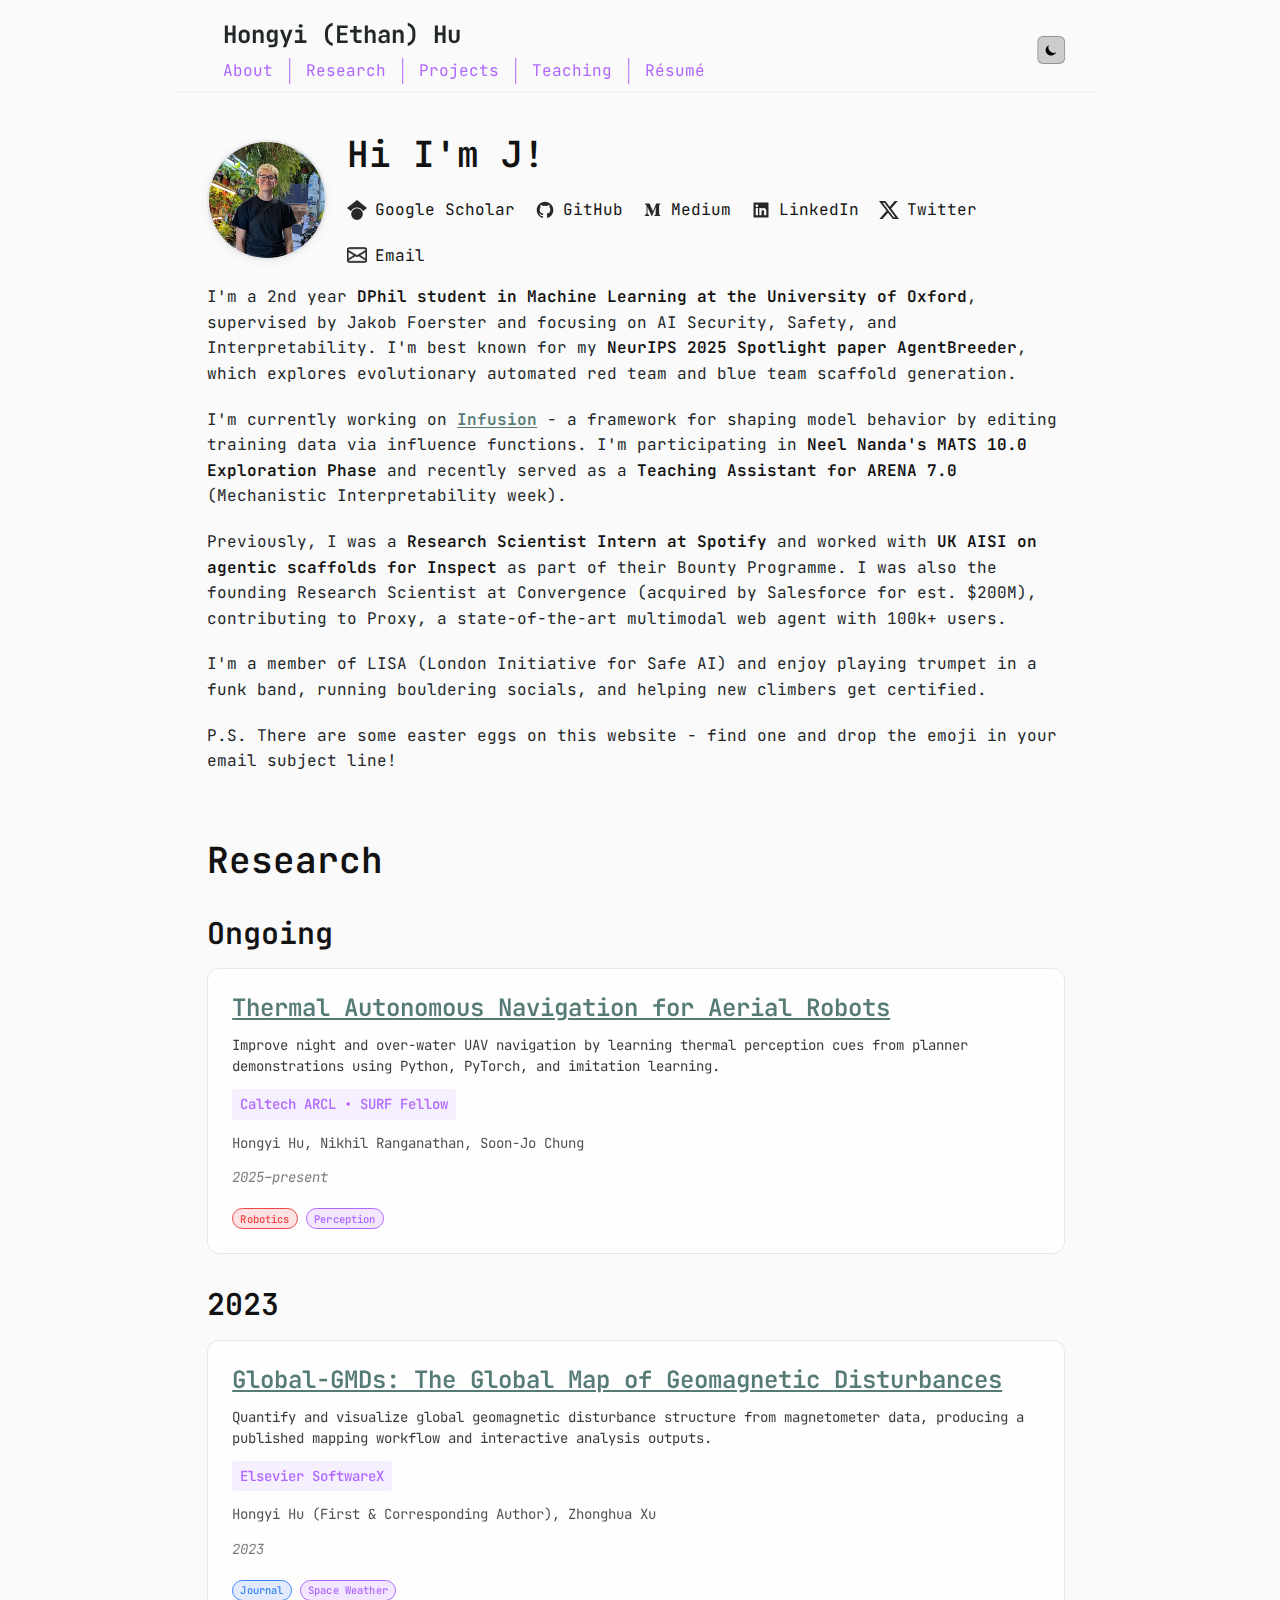
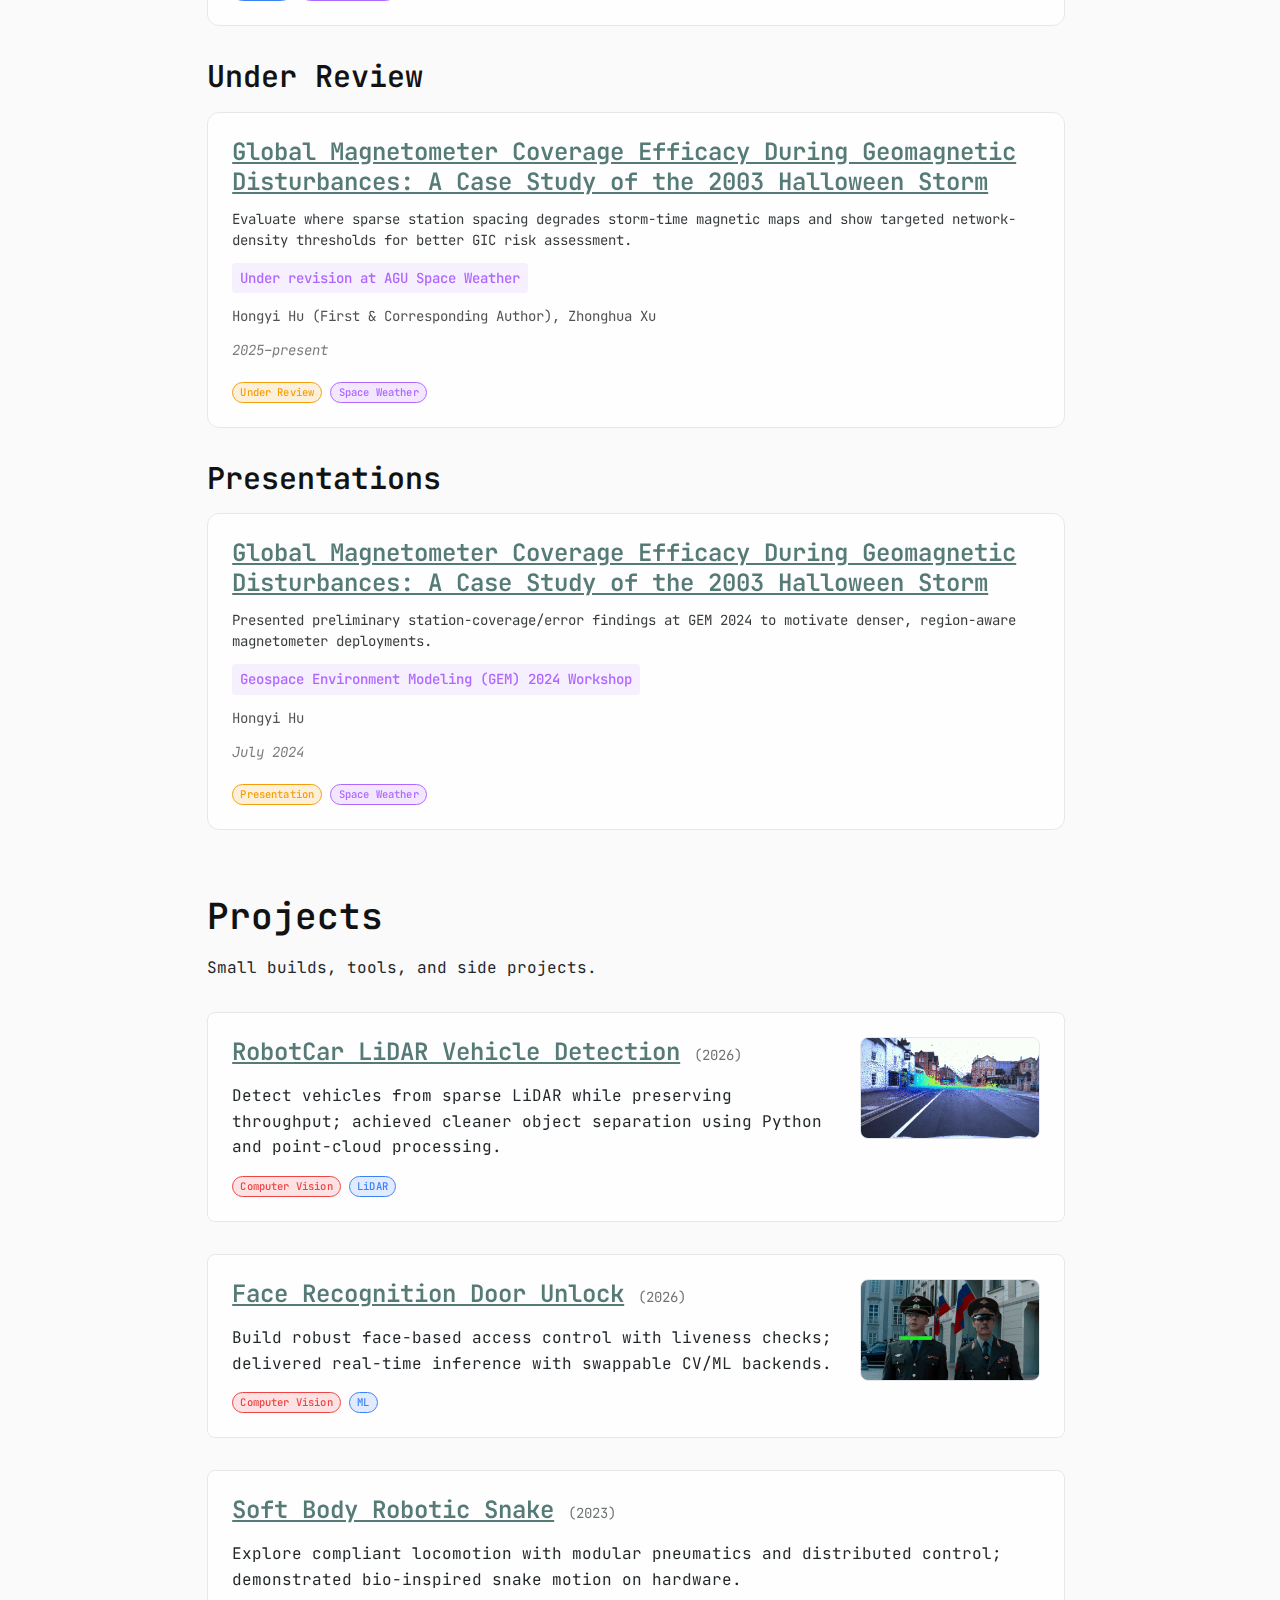
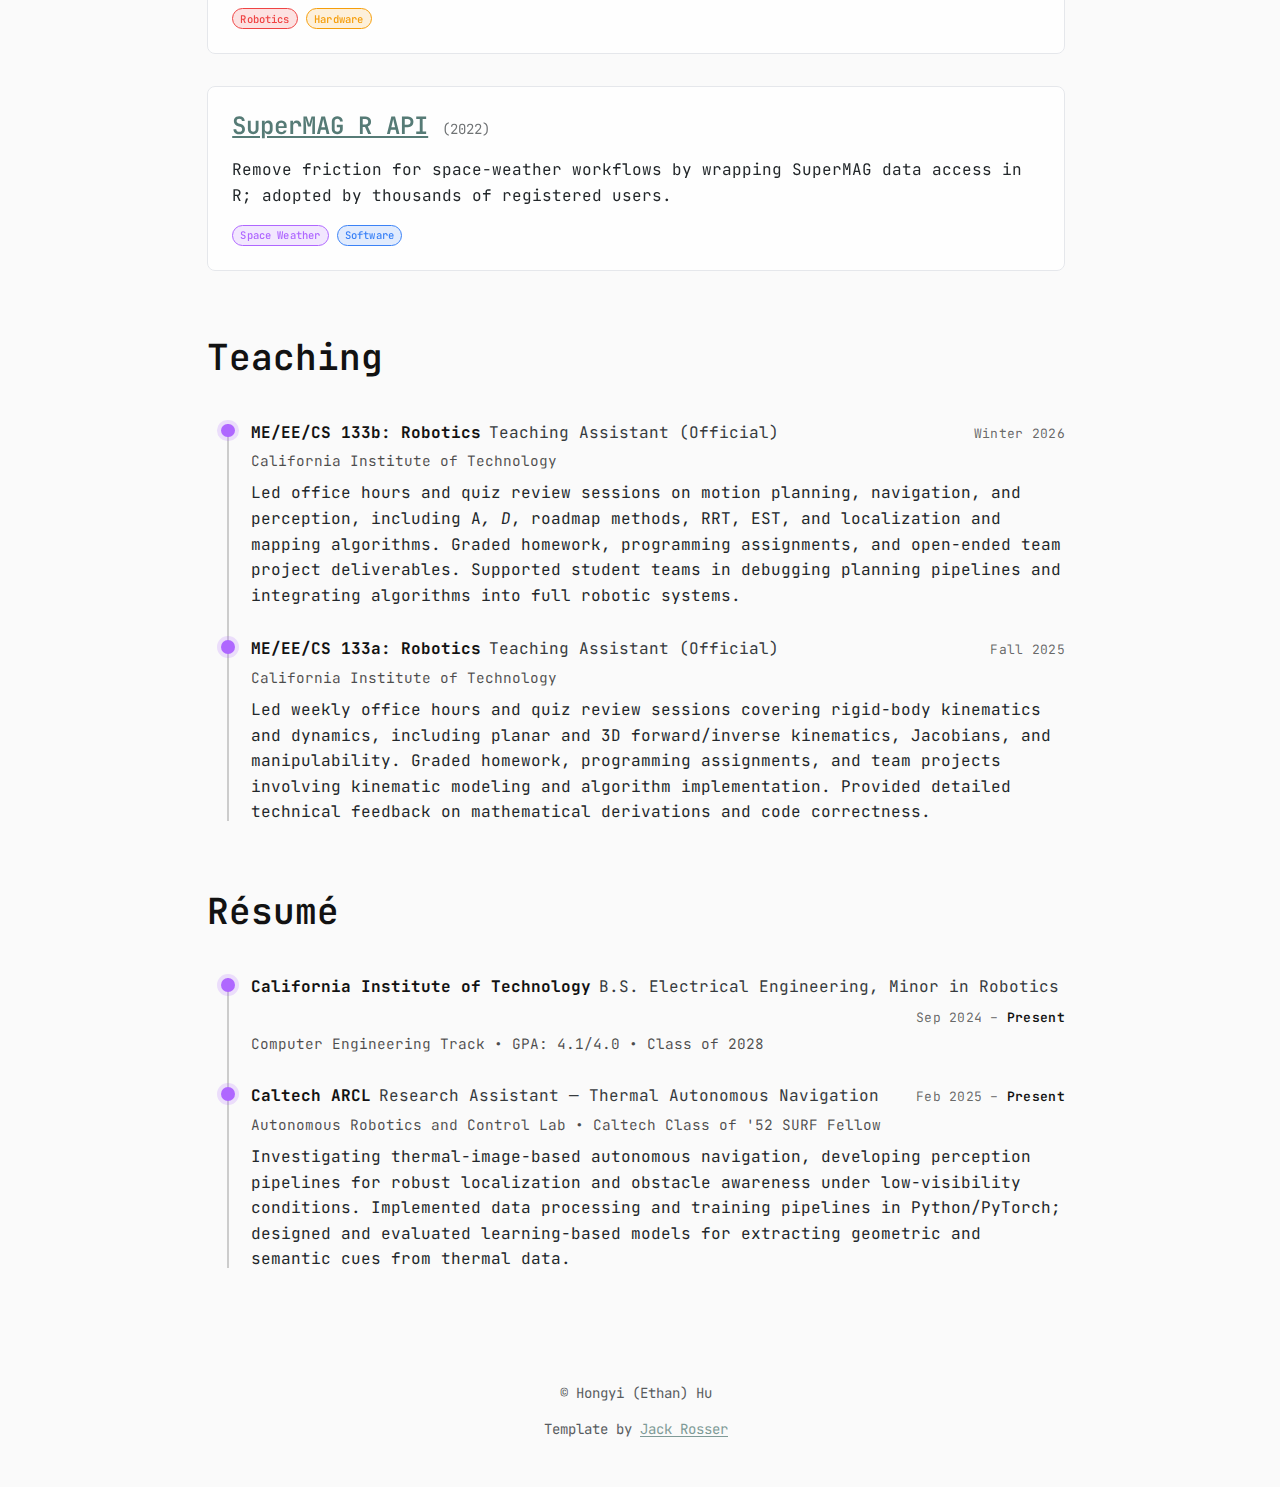
<file: docs/index.html>
<!DOCTYPE html>
<html lang="en" class="scroll-smooth">
<head>
    <meta charset="UTF-8">
    <meta name="viewport" content="width=device-width, initial-scale=1.0">
    <title>Hongyi (Ethan) Hu</title>
    <meta name="description" content="Caltech EE undergrad — robot perception, autonomous systems, computer vision">
    <link rel="icon" type="image/x-icon" href="assets/favicon.ico">
    <link rel="stylesheet" href="styles.css">
    <link href="https://fonts.googleapis.com/css2?family=JetBrains+Mono:wght@300;400;500;600;700&display=swap" rel="stylesheet">
    <script>
        (function() {
            try {
                var saved = localStorage.getItem('theme');
                var theme = saved === 'dark' || saved === 'light' ? saved : 'light';
                document.documentElement.setAttribute('data-theme', theme);
            } catch (e) {
                document.documentElement.setAttribute('data-theme', 'light');
            }
        })();
    </script>
</head>
<body class="bg-global-bg text-global-text antialiased">
    <!-- Fixed Header -->
    <header id="main-header" class="group">
        <div class="header-grid">

            <!-- Title -->
            <div class="header-title">
                <span class="text-xl font-bold sm:text-2xl">Hongyi (Ethan) Hu</span>
            </div>

            <!-- Desktop Navigation -->
            <nav class="mobile-nav-menu header-nav sm:flex sm:flex-row sm:items-center" id="navigation-menu">
                <a href="#about">About</a>
                <a href="#research">Research</a>
                <a href="#projects">Projects</a>
                <a href="#teaching">Teaching</a>
                <a href="#resume">Résumé</a>
            </nav>

            <!-- Controls -->
            <div class="header-controls flex items-center gap-3">
                <!-- Theme Toggle -->
                <button id="theme-toggle" class="flex h-7 w-7 items-center justify-center rounded-md border border-accent-2/20 bg-accent-2/10 p-1 transition-colors hover:bg-accent-2/20" aria-label="Switch to dark theme">
                    <svg class="sun-icon h-4 w-4" fill="currentColor" viewBox="0 0 20 20">
                        <path fill-rule="evenodd" d="M10 2a1 1 0 011 1v1a1 1 0 11-2 0V3a1 1 0 011-1zm4 8a4 4 0 11-8 0 4 4 0 018 0zm-.464 4.95l.707.707a1 1 0 001.414-1.414l-.707-.707a1 1 0 00-1.414 1.414zm2.12-10.607a1 1 0 010 1.414l-.706.707a1 1 0 11-1.414-1.414l.707-.707a1 1 0 011.414 0zM17 11a1 1 0 100-2h-1a1 1 0 100 2h1zm-7 4a1 1 0 011 1v1a1 1 0 11-2 0v-1a1 1 0 011-1zM5.05 6.464A1 1 0 106.465 5.05l-.708-.707a1 1 0 00-1.414 1.414l.707.707zm1.414 8.486l-.707.707a1 1 0 01-1.414-1.414l.707-.707a1 1 0 011.414 1.414zM4 11a1 1 0 100-2H3a1 1 0 000 2h1z" clip-rule="evenodd"></path>
                    </svg>
                    <svg class="moon-icon h-4 w-4" fill="currentColor" viewBox="0 0 20 20">
                        <path d="M17.293 13.293A8 8 0 016.707 2.707a8.001 8.001 0 1010.586 10.586z"></path>
                    </svg>
                </button>

                <!-- Mobile Menu Toggle -->
                <button id="toggle-navigation-menu" class="flex h-7 w-7 items-center justify-center rounded-md border border-accent-2/20 bg-accent-2/10 p-1 transition-colors hover:bg-accent-2/20 sm:hidden" aria-expanded="false" aria-label="Toggle navigation menu">
                    <svg class="h-4 w-4" fill="none" stroke="currentColor" viewBox="0 0 24 24">
                        <path stroke-linecap="round" stroke-linejoin="round" stroke-width="2" d="M4 6h16M4 12h16M4 18h16"></path>
                    </svg>
                    <svg class="h-4 w-4" fill="none" stroke="currentColor" viewBox="0 0 24 24">
                        <path stroke-linecap="round" stroke-linejoin="round" stroke-width="2" d="M6 18L18 6M6 6l12 12"></path>
                    </svg>
                </button>
            </div>
        </div>
    </header>

    <!-- Main Content -->
    <main class="mx-auto max-w-3xl px-4 sm:px-8">
        <!-- About Section -->
        <section id="about" class="mb-16">
            <div class="prose" id="about-content">
                <div class="loading-spinner">Loading about content...</div>
            </div>
        </section>

        <!-- News Section -->
        <!-- <section id="news" class="mb-16">
            <div class="prose" id="news-content">
                <div class="loading-spinner">Loading news content...</div>
            </div>
        </section> -->

        <!-- Research Section -->
        <section id="research" class="mb-16">
            <div class="prose" id="research-content">
                <div class="loading-spinner">Loading research content...</div>
            </div>
        </section>

        <!-- Projects Section -->
        <section id="projects" class="mb-16">
            <div class="prose" id="projects-content">
                <div class="loading-spinner">Loading projects content...</div>
            </div>
        </section>

        <!-- Teaching Section -->
        <section id="teaching" class="mb-16">
            <div class="prose" id="teaching-content">
                <div class="loading-spinner">Loading teaching content...</div>
            </div>
        </section>

        <!-- Resume Section -->
        <section id="resume" class="mb-16">
            <div class="prose" id="resume-content">
                <div class="loading-spinner">Loading resume content...</div>
            </div>
        </section>
    </main>

    <!-- Footer -->
    <div class="mx-auto max-w-3xl px-4 sm:px-8 py-8 text-center text-sm opacity-75">
        <p>&copy; Hongyi (Ethan) Hu</p>
        <p>Template by <a href="https://github.com/jrosseruk/jrosseruk.github.io" class="cactus-link" target="_blank" rel="noopener">Jack Rosser</a></p>
    </div>

    <script src="script.js"></script>
</body>
</html>
</file>
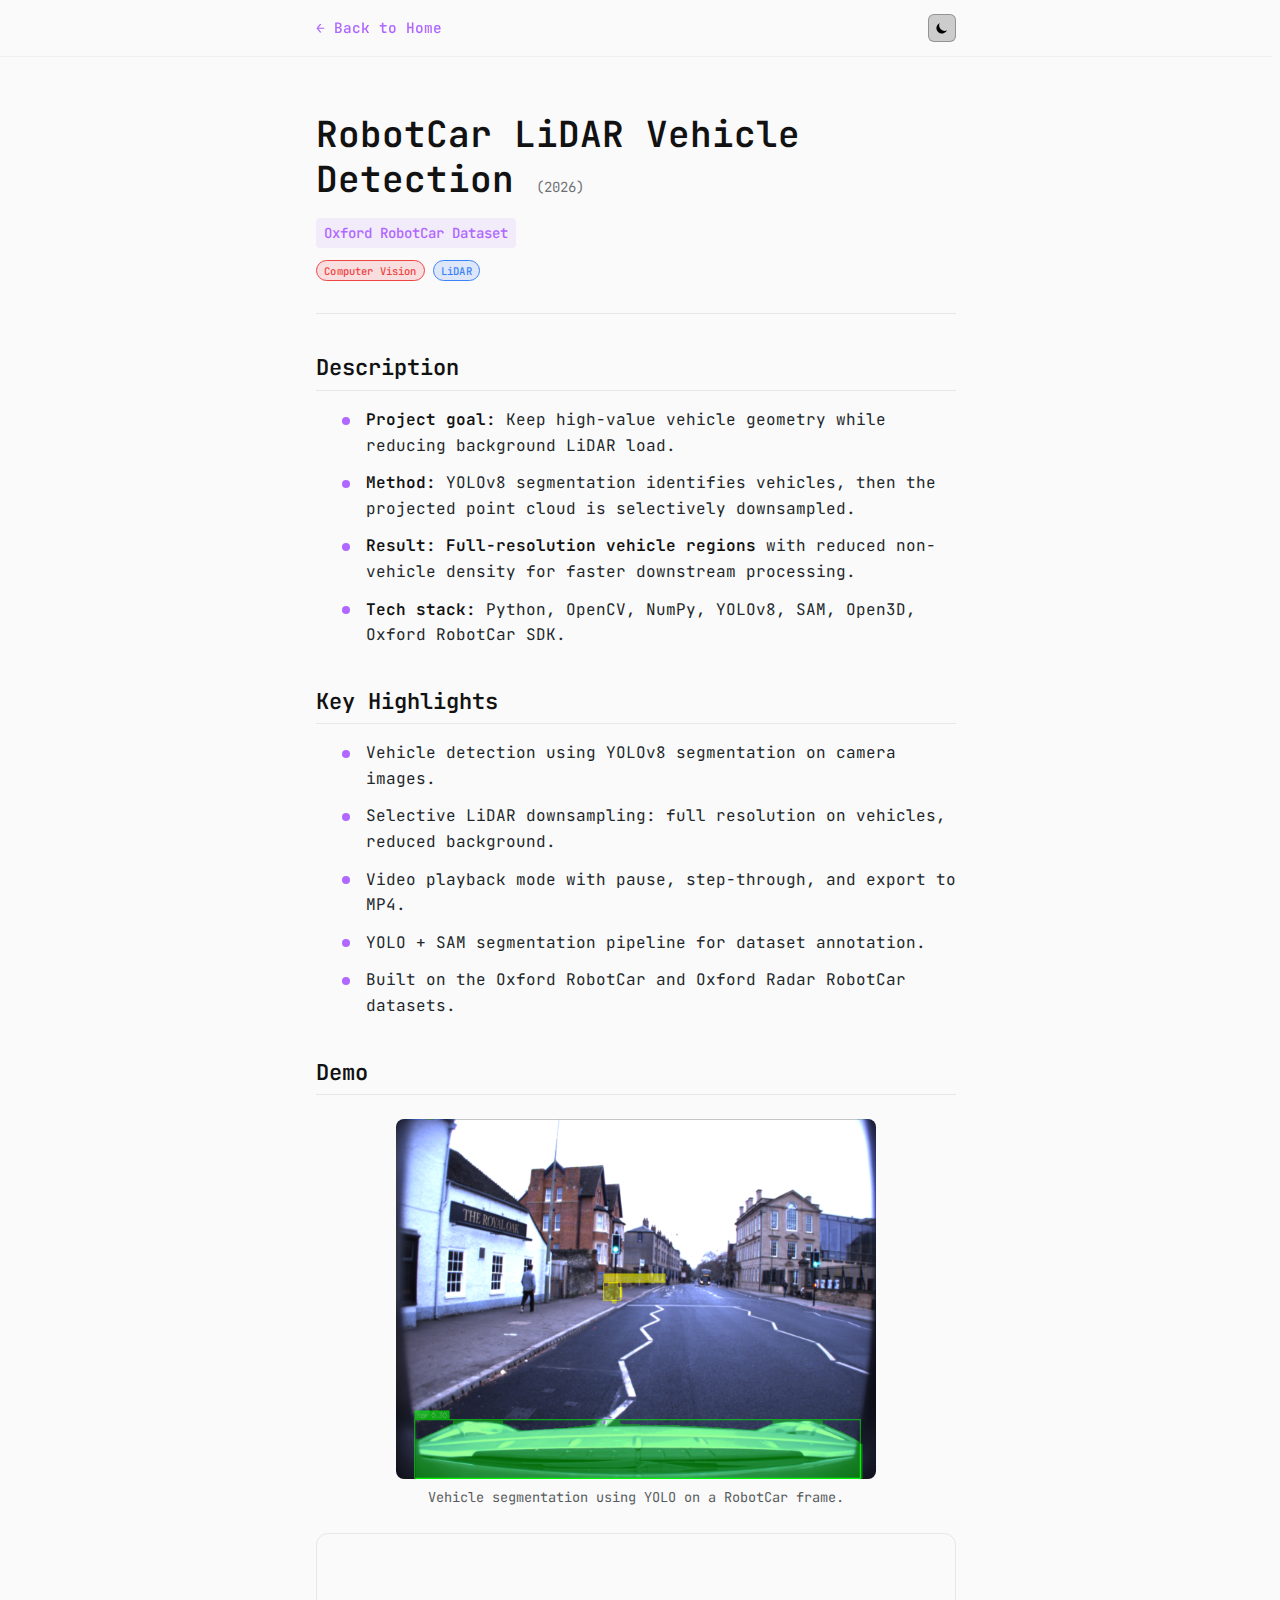
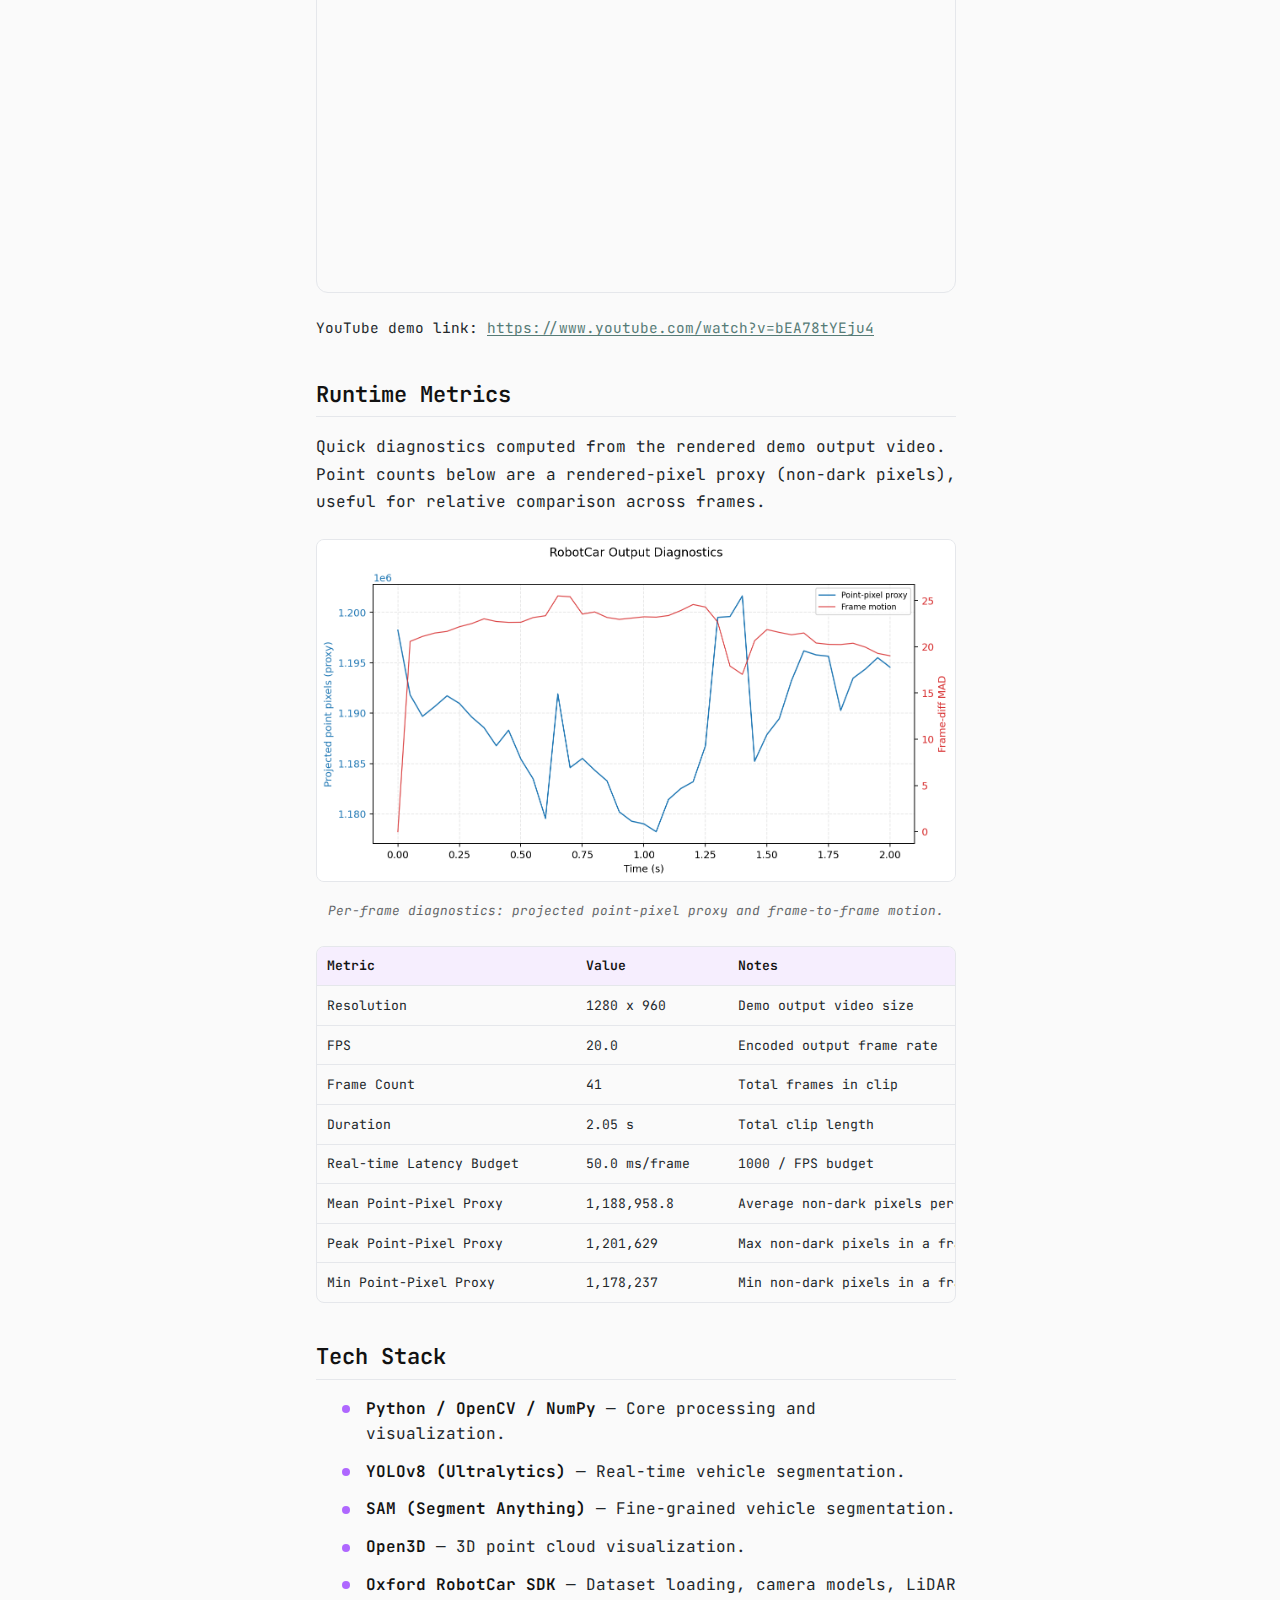
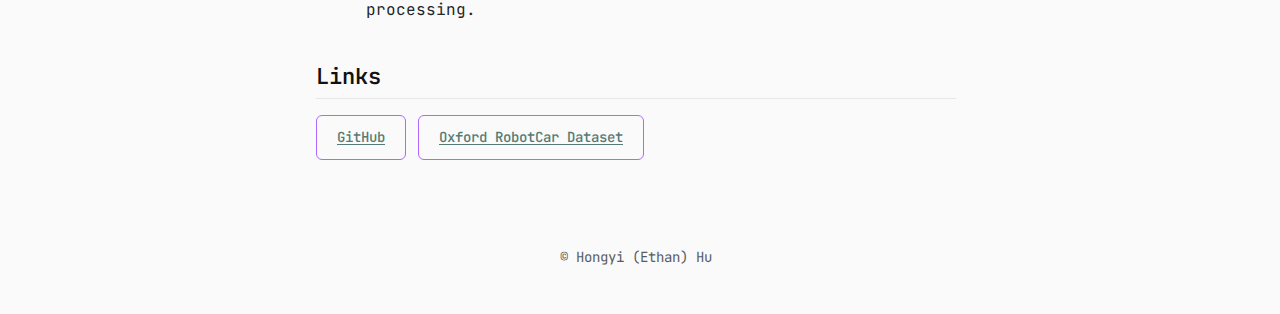
<file: docs/projects/robotcar-lidar.html>
<!DOCTYPE html>
<html lang="en" class="scroll-smooth">
<head>
    <meta charset="UTF-8">
    <meta name="viewport" content="width=device-width, initial-scale=1.0">
    <title>RobotCar LiDAR Vehicle Detection - Hongyi Hu</title>
    <meta name="description" content="Vehicle-aware LiDAR projection on the Oxford RobotCar dataset using YOLO segmentation">
    <link rel="icon" type="image/x-icon" href="../assets/favicon.ico">
    <link rel="stylesheet" href="../styles.css">
    <link href="https://fonts.googleapis.com/css2?family=JetBrains+Mono:wght@300;400;500;600;700&display=swap" rel="stylesheet">
    <script>(function(){try{var s=localStorage.getItem('theme');var t=s==='dark'||s==='light'?s:'light';document.documentElement.setAttribute('data-theme',t)}catch(e){document.documentElement.setAttribute('data-theme','light')}})();</script>
</head>
<body class="bg-global-bg text-global-text antialiased subpage-body">
    <header class="subpage-header"><div class="subpage-header-inner mx-auto max-w-3xl px-4 sm:px-8"><a href="../index.html" class="back-link">&larr; Back to Home</a><button id="theme-toggle" class="flex h-7 w-7 items-center justify-center rounded-md p-1" aria-label="Switch theme"><svg class="sun-icon h-4 w-4" fill="currentColor" viewBox="0 0 20 20"><path fill-rule="evenodd" d="M10 2a1 1 0 011 1v1a1 1 0 11-2 0V3a1 1 0 011-1zm4 8a4 4 0 11-8 0 4 4 0 018 0zm-.464 4.95l.707.707a1 1 0 001.414-1.414l-.707-.707a1 1 0 00-1.414 1.414zm2.12-10.607a1 1 0 010 1.414l-.706.707a1 1 0 11-1.414-1.414l.707-.707a1 1 0 011.414 0zM17 11a1 1 0 100-2h-1a1 1 0 100 2h1zm-7 4a1 1 0 011 1v1a1 1 0 11-2 0v-1a1 1 0 011-1zM5.05 6.464A1 1 0 106.465 5.05l-.708-.707a1 1 0 00-1.414 1.414l.707.707zm1.414 8.486l-.707.707a1 1 0 01-1.414-1.414l.707-.707a1 1 0 011.414 1.414zM4 11a1 1 0 100-2H3a1 1 0 000 2h1z" clip-rule="evenodd"></path></svg><svg class="moon-icon h-4 w-4" fill="currentColor" viewBox="0 0 20 20"><path d="M17.293 13.293A8 8 0 016.707 2.707a8.001 8.001 0 1010.586 10.586z"></path></svg></button></div></header>

    <main class="mx-auto max-w-3xl px-4 sm:px-8 prose">
        <h1 class="subpage-title">RobotCar LiDAR Vehicle Detection <span class="project-year">(2026)</span></h1>
        <div class="subpage-meta">
            <span class="publication-venue">Oxford RobotCar Dataset</span>
        </div>
        <div class="subpage-tags">
            <span class="tag tag-safety">Computer Vision</span>
            <span class="tag tag-conference">LiDAR</span>
        </div>

        <section class="subpage-section">
            <h2>Description</h2>
            <ul class="subpage-highlights">
                <li><strong>Project goal:</strong> Keep high-value vehicle geometry while reducing background LiDAR load.</li>
                <li><strong>Method:</strong> YOLOv8 segmentation identifies vehicles, then the projected point cloud is selectively downsampled.</li>
                <li><strong>Result:</strong> <strong>Full-resolution vehicle regions</strong> with reduced non-vehicle density for faster downstream processing.</li>
                <li><strong>Tech stack:</strong> Python, OpenCV, NumPy, YOLOv8, SAM, Open3D, Oxford RobotCar SDK.</li>
            </ul>
        </section>

        <section class="subpage-section">
            <h2>Key Highlights</h2>
            <ul class="subpage-highlights">
                <li>Vehicle detection using YOLOv8 segmentation on camera images.</li>
                <li>Selective LiDAR downsampling: full resolution on vehicles, reduced background.</li>
                <li>Video playback mode with pause, step-through, and export to MP4.</li>
                <li>YOLO + SAM segmentation pipeline for dataset annotation.</li>
                <li>Built on the Oxford RobotCar and Oxford Radar RobotCar datasets.</li>
            </ul>
        </section>

        <section class="subpage-section">
            <h2>Demo</h2>
            <figure style="margin:1.5rem 0;">
                <img src="../assets/car-segment.png" alt="YOLO vehicle segmentation example on RobotCar dataset" style="max-width:480px;width:100%;border-radius:8px;display:block;margin:0 auto;" loading="lazy" />
                <figcaption style="text-align:center;font-size:0.85rem;opacity:0.75;margin-top:0.5rem;">Vehicle segmentation using YOLO on a RobotCar frame.</figcaption>
            </figure>
            <div class="demo-video-wrap">
                <iframe class="demo-video-embed" src="https://www.youtube.com/embed/bEA78tYEju4"
                    title="RobotCar LiDAR Demo Video"
                    allow="accelerometer; autoplay; clipboard-write; encrypted-media; gyroscope; picture-in-picture; web-share"
                    allowfullscreen loading="lazy">
                </iframe>
            </div>
            <p class="demo-note">YouTube demo link:
                <a href="https://www.youtube.com/watch?v=bEA78tYEju4" target="_blank"
                    rel="noopener">https://www.youtube.com/watch?v=bEA78tYEju4</a>
            </p>
        </section>

        <section class="subpage-section">
            <h2>Runtime Metrics</h2>
            <p>
                Quick diagnostics computed from the rendered demo output video. Point counts below are a rendered-pixel
                proxy (non-dark pixels), useful for relative comparison across frames.
            </p>
            <figure class="subpage-figure">
                <img src="../assets/robotcar-metrics-chart.png" alt="RobotCar output diagnostics chart showing projected point-pixel proxy and frame motion over time" loading="lazy" />
                <figcaption>Per-frame diagnostics: projected point-pixel proxy and frame-to-frame motion.</figcaption>
            </figure>
            <div class="ablation-table-wrap">
                <table class="ablation-table">
                    <thead>
                        <tr>
                            <th>Metric</th>
                            <th>Value</th>
                            <th>Notes</th>
                        </tr>
                    </thead>
                    <tbody>
                        <tr>
                            <td>Resolution</td>
                            <td>1280 x 960</td>
                            <td>Demo output video size</td>
                        </tr>
                        <tr>
                            <td>FPS</td>
                            <td>20.0</td>
                            <td>Encoded output frame rate</td>
                        </tr>
                        <tr>
                            <td>Frame Count</td>
                            <td>41</td>
                            <td>Total frames in clip</td>
                        </tr>
                        <tr>
                            <td>Duration</td>
                            <td>2.05 s</td>
                            <td>Total clip length</td>
                        </tr>
                        <tr>
                            <td>Real-time Latency Budget</td>
                            <td>50.0 ms/frame</td>
                            <td>1000 / FPS budget</td>
                        </tr>
                        <tr>
                            <td>Mean Point-Pixel Proxy</td>
                            <td>1,188,958.8</td>
                            <td>Average non-dark pixels per frame</td>
                        </tr>
                        <tr>
                            <td>Peak Point-Pixel Proxy</td>
                            <td>1,201,629</td>
                            <td>Max non-dark pixels in a frame</td>
                        </tr>
                        <tr>
                            <td>Min Point-Pixel Proxy</td>
                            <td>1,178,237</td>
                            <td>Min non-dark pixels in a frame</td>
                        </tr>
                    </tbody>
                </table>
            </div>
        </section>

        <section class="subpage-section">
            <h2>Tech Stack</h2>
            <ul class="subpage-highlights">
                <li><strong>Python / OpenCV / NumPy</strong> &mdash; Core processing and visualization.</li>
                <li><strong>YOLOv8 (Ultralytics)</strong> &mdash; Real-time vehicle segmentation.</li>
                <li><strong>SAM (Segment Anything)</strong> &mdash; Fine-grained vehicle segmentation.</li>
                <li><strong>Open3D</strong> &mdash; 3D point cloud visualization.</li>
                <li><strong>Oxford RobotCar SDK</strong> &mdash; Dataset loading, camera models, LiDAR processing.</li>
            </ul>
        </section>

        <section class="subpage-section">
            <h2>Links</h2>
            <div class="subpage-links">
                <a href="https://github.com/PythonOrC/robotcar-dataset-sdk" target="_blank" rel="noopener" class="subpage-link-btn">GitHub</a>
                <a href="https://robotcar-dataset.robots.ox.ac.uk" target="_blank" rel="noopener" class="subpage-link-btn">Oxford RobotCar Dataset</a>
            </div>
        </section>
    </main>
    <div class="mx-auto max-w-3xl px-4 sm:px-8 py-8 text-center text-sm opacity-75"><p>&copy; Hongyi (Ethan) Hu</p></div>
    <script src="../subpage.js"></script>
</body>
</html>
</file>
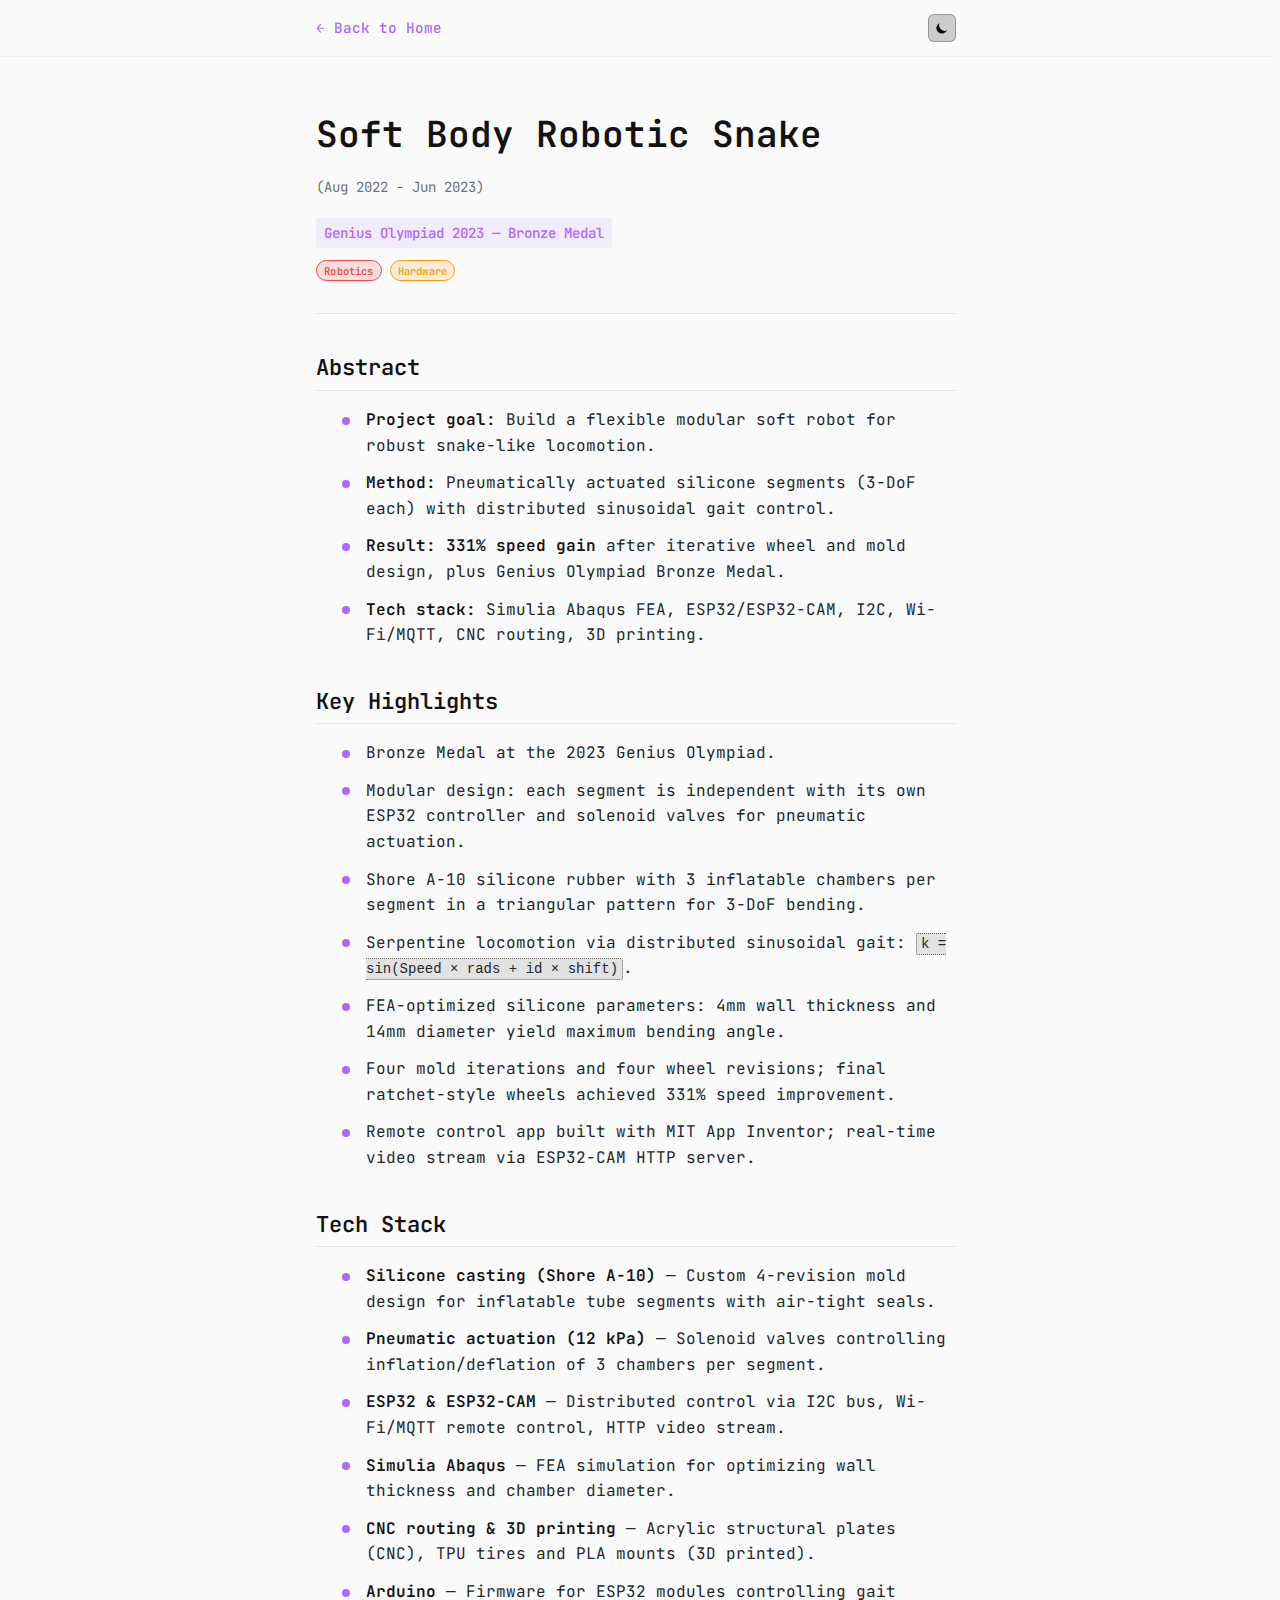
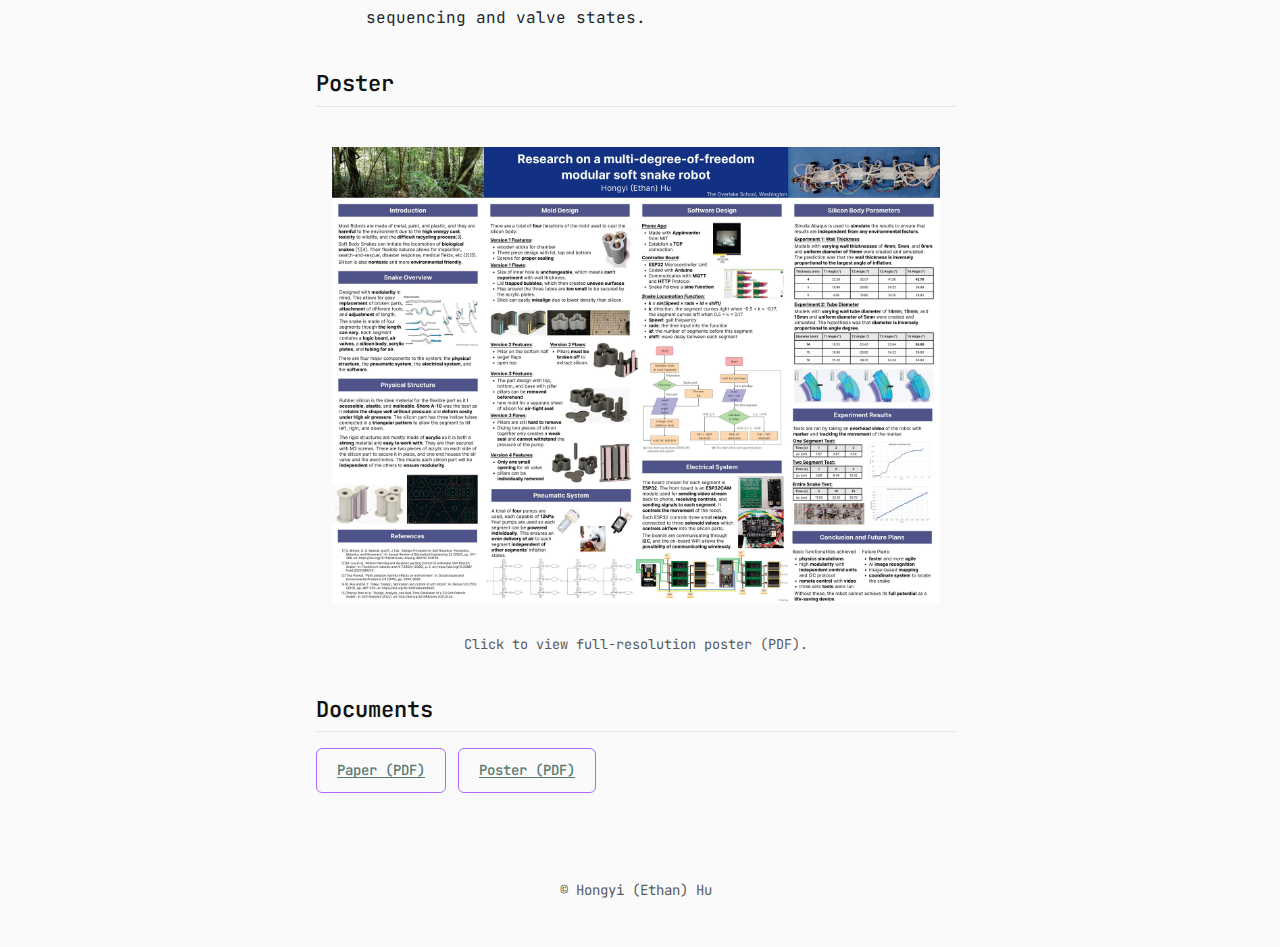
<file: docs/projects/soft-body-snake.html>
<!DOCTYPE html>
<html lang="en" class="scroll-smooth">
<head>
    <meta charset="UTF-8">
    <meta name="viewport" content="width=device-width, initial-scale=1.0">
    <title>Soft Body Robotic Snake - Hongyi Hu</title>
    <meta name="description" content="Modular soft-body snake robot with inflatable silicone tubes">
    <link rel="icon" type="image/x-icon" href="../assets/favicon.ico">
    <link rel="stylesheet" href="../styles.css">
    <link href="https://fonts.googleapis.com/css2?family=JetBrains+Mono:wght@300;400;500;600;700&display=swap" rel="stylesheet">
    <script>(function(){try{var s=localStorage.getItem('theme');var t=s==='dark'||s==='light'?s:'light';document.documentElement.setAttribute('data-theme',t)}catch(e){document.documentElement.setAttribute('data-theme','light')}})();</script>
</head>
<body class="bg-global-bg text-global-text antialiased subpage-body">
    <header class="subpage-header"><div class="subpage-header-inner mx-auto max-w-3xl px-4 sm:px-8"><a href="../index.html" class="back-link">&larr; Back to Home</a><button id="theme-toggle" class="flex h-7 w-7 items-center justify-center rounded-md p-1" aria-label="Switch theme"><svg class="sun-icon h-4 w-4" fill="currentColor" viewBox="0 0 20 20"><path fill-rule="evenodd" d="M10 2a1 1 0 011 1v1a1 1 0 11-2 0V3a1 1 0 011-1zm4 8a4 4 0 11-8 0 4 4 0 018 0zm-.464 4.95l.707.707a1 1 0 001.414-1.414l-.707-.707a1 1 0 00-1.414 1.414zm2.12-10.607a1 1 0 010 1.414l-.706.707a1 1 0 11-1.414-1.414l.707-.707a1 1 0 011.414 0zM17 11a1 1 0 100-2h-1a1 1 0 100 2h1zm-7 4a1 1 0 011 1v1a1 1 0 11-2 0v-1a1 1 0 011-1zM5.05 6.464A1 1 0 106.465 5.05l-.708-.707a1 1 0 00-1.414 1.414l.707.707zm1.414 8.486l-.707.707a1 1 0 01-1.414-1.414l.707-.707a1 1 0 011.414 1.414zM4 11a1 1 0 100-2H3a1 1 0 000 2h1z" clip-rule="evenodd"></path></svg><svg class="moon-icon h-4 w-4" fill="currentColor" viewBox="0 0 20 20"><path d="M17.293 13.293A8 8 0 016.707 2.707a8.001 8.001 0 1010.586 10.586z"></path></svg></button></div></header>

    <main class="mx-auto max-w-3xl px-4 sm:px-8 prose">
        <h1 class="subpage-title">Soft Body Robotic Snake <span class="project-year">(Aug 2022 - Jun 2023)</span></h1>
        <div class="subpage-meta">
            <span class="publication-venue">Genius Olympiad 2023 &mdash; Bronze Medal</span>
        </div>
        <div class="subpage-tags">
            <span class="tag tag-safety">Robotics</span>
            <span class="tag tag-workshop">Hardware</span>
        </div>

        <section class="subpage-section">
            <h2>Abstract</h2>
            <ul class="subpage-highlights">
                <li><strong>Project goal:</strong> Build a flexible modular soft robot for robust snake-like locomotion.</li>
                <li><strong>Method:</strong> Pneumatically actuated silicone segments (3-DoF each) with distributed sinusoidal gait control.</li>
                <li><strong>Result:</strong> <strong>331% speed gain</strong> after iterative wheel and mold design, plus Genius Olympiad Bronze Medal.</li>
                <li><strong>Tech stack:</strong> Simulia Abaqus FEA, ESP32/ESP32-CAM, I2C, Wi-Fi/MQTT, CNC routing, 3D printing.</li>
            </ul>
        </section>

        <section class="subpage-section">
            <h2>Key Highlights</h2>
            <ul class="subpage-highlights">
                <li>Bronze Medal at the 2023 Genius Olympiad.</li>
                <li>Modular design: each segment is independent with its own ESP32 controller and solenoid valves for pneumatic actuation.</li>
                <li>Shore A-10 silicone rubber with 3 inflatable chambers per segment in a triangular pattern for 3-DoF bending.</li>
                <li>Serpentine locomotion via distributed sinusoidal gait: <code>k = sin(Speed &times; rads + id &times; shift)</code>.</li>
                <li>FEA-optimized silicone parameters: 4mm wall thickness and 14mm diameter yield maximum bending angle.</li>
                <li>Four mold iterations and four wheel revisions; final ratchet-style wheels achieved 331% speed improvement.</li>
                <li>Remote control app built with MIT App Inventor; real-time video stream via ESP32-CAM HTTP server.</li>
            </ul>
        </section>

        <section class="subpage-section">
            <h2>Tech Stack</h2>
            <ul class="subpage-highlights">
                <li><strong>Silicone casting (Shore A-10)</strong> &mdash; Custom 4-revision mold design for inflatable tube segments with air-tight seals.</li>
                <li><strong>Pneumatic actuation (12 kPa)</strong> &mdash; Solenoid valves controlling inflation/deflation of 3 chambers per segment.</li>
                <li><strong>ESP32 &amp; ESP32-CAM</strong> &mdash; Distributed control via I2C bus, Wi-Fi/MQTT remote control, HTTP video stream.</li>
                <li><strong>Simulia Abaqus</strong> &mdash; FEA simulation for optimizing wall thickness and chamber diameter.</li>
                <li><strong>CNC routing &amp; 3D printing</strong> &mdash; Acrylic structural plates (CNC), TPU tires and PLA mounts (3D printed).</li>
                <li><strong>Arduino</strong> &mdash; Firmware for ESP32 modules controlling gait sequencing and valve states.</li>
            </ul>
        </section>

        <section class="subpage-section">
            <h2>Poster</h2>
            <figure style="margin:1.5rem 0;">
                <a href="../assets/soft-body-snake-poster.pdf" target="_blank" rel="noopener">
                    <img src="../assets/soft-body-snake-poster.jpg" alt="Soft Body Robotic Snake research poster" style="width:100%;border-radius:8px;padding:1rem;background:var(--color-global-bg);box-sizing:border-box;" loading="lazy" />
                </a>
                <figcaption style="text-align:center;font-size:0.85rem;opacity:0.75;margin-top:0.5rem;">Click to view full-resolution poster (PDF).</figcaption>
            </figure>
        </section>

        <section class="subpage-section">
            <h2>Documents</h2>
            <div class="subpage-links">
                <a href="../assets/soft-body-snake-paper.pdf" target="_blank" rel="noopener" class="subpage-link-btn">Paper (PDF)</a>
                <a href="../assets/soft-body-snake-poster.pdf" target="_blank" rel="noopener" class="subpage-link-btn">Poster (PDF)</a>
            </div>
        </section>
    </main>
    <div class="mx-auto max-w-3xl px-4 sm:px-8 py-8 text-center text-sm opacity-75"><p>&copy; Hongyi (Ethan) Hu</p></div>
    <script src="../subpage.js"></script>
</body>
</html>
</file>
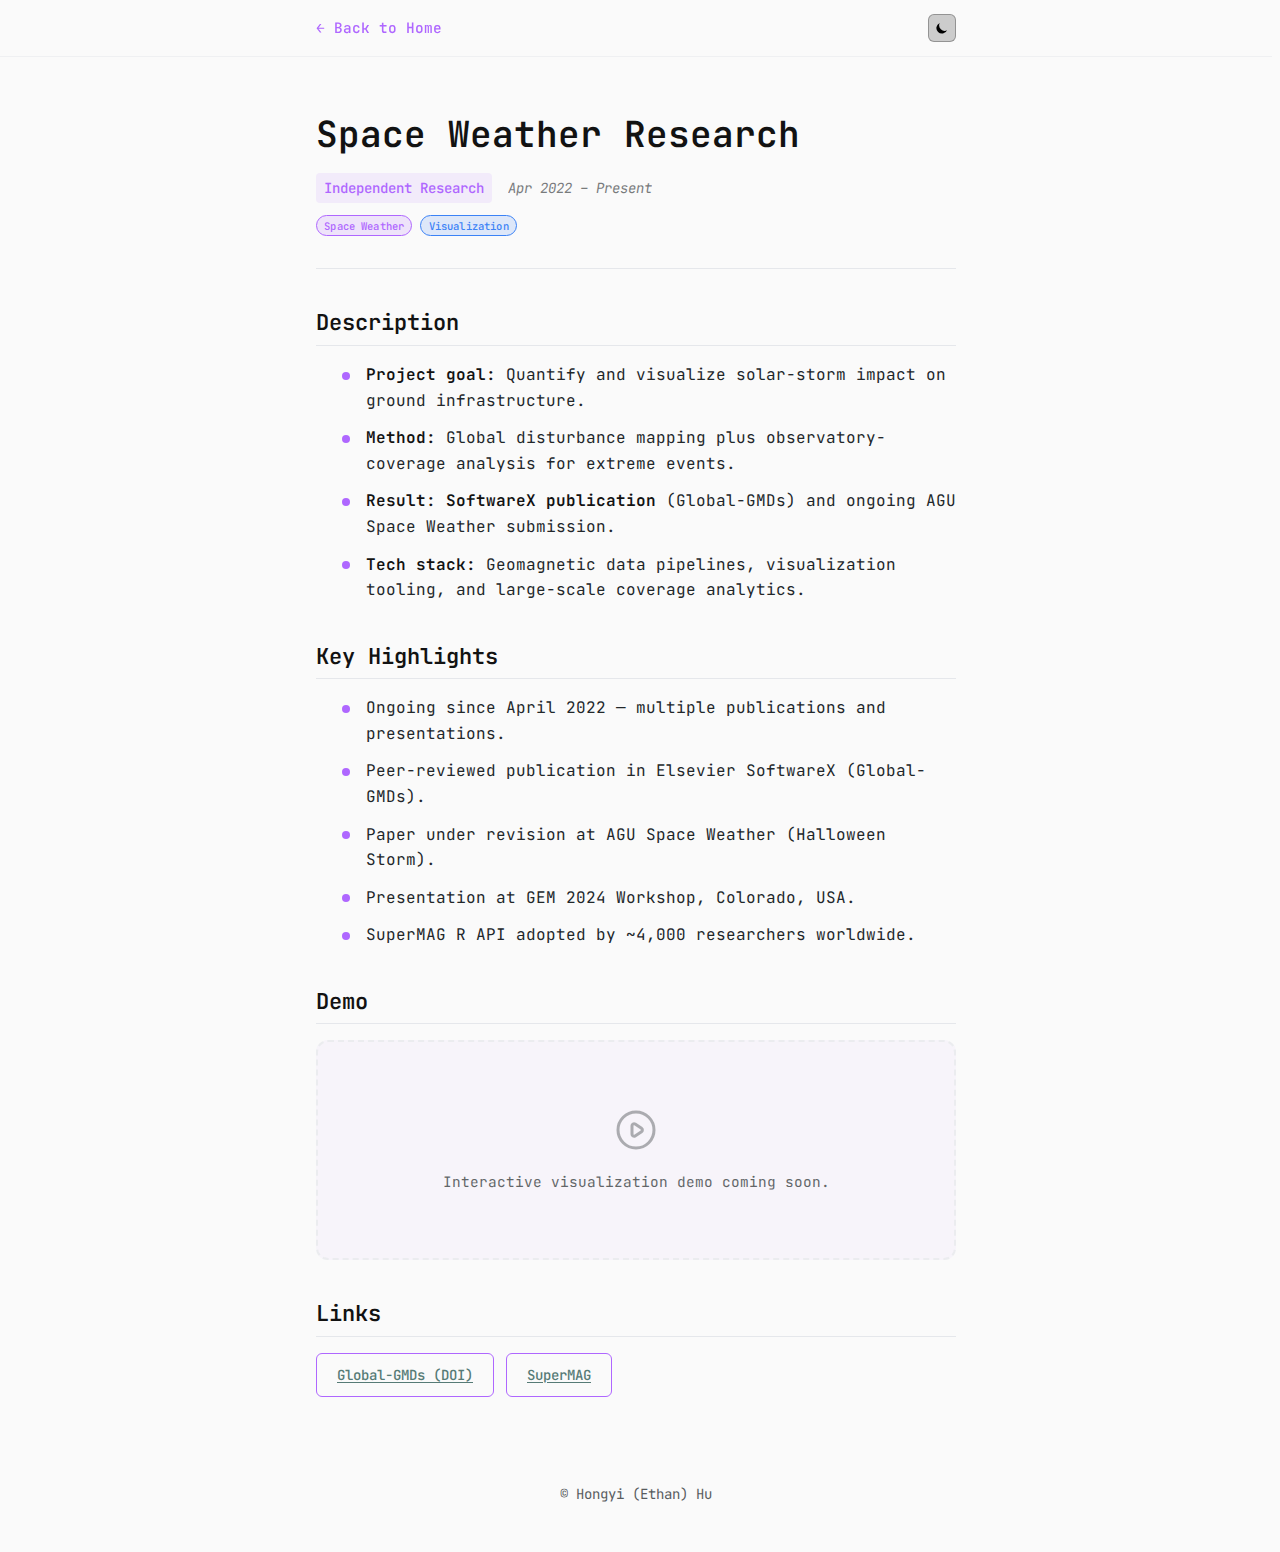
<file: docs/projects/space-weather.html>
<!DOCTYPE html>
<html lang="en" class="scroll-smooth">
<head>
    <meta charset="UTF-8">
    <meta name="viewport" content="width=device-width, initial-scale=1.0">
    <title>Space Weather Research - Hongyi Hu</title>
    <meta name="description" content="Visualization tools for solar storm impact analysis">
    <link rel="icon" type="image/x-icon" href="../assets/favicon.ico">
    <link rel="stylesheet" href="../styles.css">
    <link href="https://fonts.googleapis.com/css2?family=JetBrains+Mono:wght@300;400;500;600;700&display=swap" rel="stylesheet">
    <script>(function(){try{var s=localStorage.getItem('theme');var t=s==='dark'||s==='light'?s:'light';document.documentElement.setAttribute('data-theme',t)}catch(e){document.documentElement.setAttribute('data-theme','light')}})();</script>
</head>
<body class="bg-global-bg text-global-text antialiased subpage-body">
    <header class="subpage-header"><div class="subpage-header-inner mx-auto max-w-3xl px-4 sm:px-8"><a href="../index.html" class="back-link">&larr; Back to Home</a><button id="theme-toggle" class="flex h-7 w-7 items-center justify-center rounded-md p-1" aria-label="Switch theme"><svg class="sun-icon h-4 w-4" fill="currentColor" viewBox="0 0 20 20"><path fill-rule="evenodd" d="M10 2a1 1 0 011 1v1a1 1 0 11-2 0V3a1 1 0 011-1zm4 8a4 4 0 11-8 0 4 4 0 018 0zm-.464 4.95l.707.707a1 1 0 001.414-1.414l-.707-.707a1 1 0 00-1.414 1.414zm2.12-10.607a1 1 0 010 1.414l-.706.707a1 1 0 11-1.414-1.414l.707-.707a1 1 0 011.414 0zM17 11a1 1 0 100-2h-1a1 1 0 100 2h1zm-7 4a1 1 0 011 1v1a1 1 0 11-2 0v-1a1 1 0 011-1zM5.05 6.464A1 1 0 106.465 5.05l-.708-.707a1 1 0 00-1.414 1.414l.707.707zm1.414 8.486l-.707.707a1 1 0 01-1.414-1.414l.707-.707a1 1 0 011.414 1.414zM4 11a1 1 0 100-2H3a1 1 0 000 2h1z" clip-rule="evenodd"></path></svg><svg class="moon-icon h-4 w-4" fill="currentColor" viewBox="0 0 20 20"><path d="M17.293 13.293A8 8 0 016.707 2.707a8.001 8.001 0 1010.586 10.586z"></path></svg></button></div></header>

    <main class="mx-auto max-w-3xl px-4 sm:px-8 prose">
        <h1 class="subpage-title">Space Weather Research</h1>
        <div class="subpage-meta">
            <span class="publication-venue">Independent Research</span>
            <span class="subpage-year">Apr 2022 &ndash; Present</span>
        </div>
        <div class="subpage-tags">
            <span class="tag tag-interpretability">Space Weather</span>
            <span class="tag tag-conference">Visualization</span>
        </div>

        <section class="subpage-section">
            <h2>Description</h2>
            <ul class="subpage-highlights">
                <li><strong>Project goal:</strong> Quantify and visualize solar-storm impact on ground infrastructure.</li>
                <li><strong>Method:</strong> Global disturbance mapping plus observatory-coverage analysis for extreme events.</li>
                <li><strong>Result:</strong> <strong>SoftwareX publication</strong> (Global-GMDs) and ongoing AGU Space Weather submission.</li>
                <li><strong>Tech stack:</strong> Geomagnetic data pipelines, visualization tooling, and large-scale coverage analytics.</li>
            </ul>
        </section>

        <section class="subpage-section">
            <h2>Key Highlights</h2>
            <ul class="subpage-highlights">
                <li>Ongoing since April 2022 &mdash; multiple publications and presentations.</li>
                <li>Peer-reviewed publication in Elsevier SoftwareX (Global-GMDs).</li>
                <li>Paper under revision at AGU Space Weather (Halloween Storm).</li>
                <li>Presentation at GEM 2024 Workshop, Colorado, USA.</li>
                <li>SuperMAG R API adopted by ~4,000 researchers worldwide.</li>
            </ul>
        </section>

        <section class="subpage-section">
            <h2>Demo</h2>
            <div class="demo-placeholder">
                <svg fill="none" stroke="currentColor" viewBox="0 0 24 24"><path stroke-linecap="round" stroke-linejoin="round" stroke-width="1.5" d="M14.752 11.168l-3.197-2.132A1 1 0 0010 9.87v4.263a1 1 0 001.555.832l3.197-2.132a1 1 0 000-1.664z"></path><path stroke-linecap="round" stroke-linejoin="round" stroke-width="1.5" d="M21 12a9 9 0 11-18 0 9 9 0 0118 0z"></path></svg>
                <p>Interactive visualization demo coming soon.</p>
            </div>
        </section>

        <section class="subpage-section">
            <h2>Links</h2>
            <div class="subpage-links">
                <a href="https://doi.org/10.1016/j.softx.2023.101619" target="_blank" rel="noopener" class="subpage-link-btn">Global-GMDs (DOI)</a>
                <a href="https://supermag.jhuapl.edu" target="_blank" rel="noopener" class="subpage-link-btn">SuperMAG</a>
            </div>
        </section>
    </main>
    <div class="mx-auto max-w-3xl px-4 sm:px-8 py-8 text-center text-sm opacity-75"><p>&copy; Hongyi (Ethan) Hu</p></div>
    <script src="../subpage.js"></script>
</body>
</html>
</file>
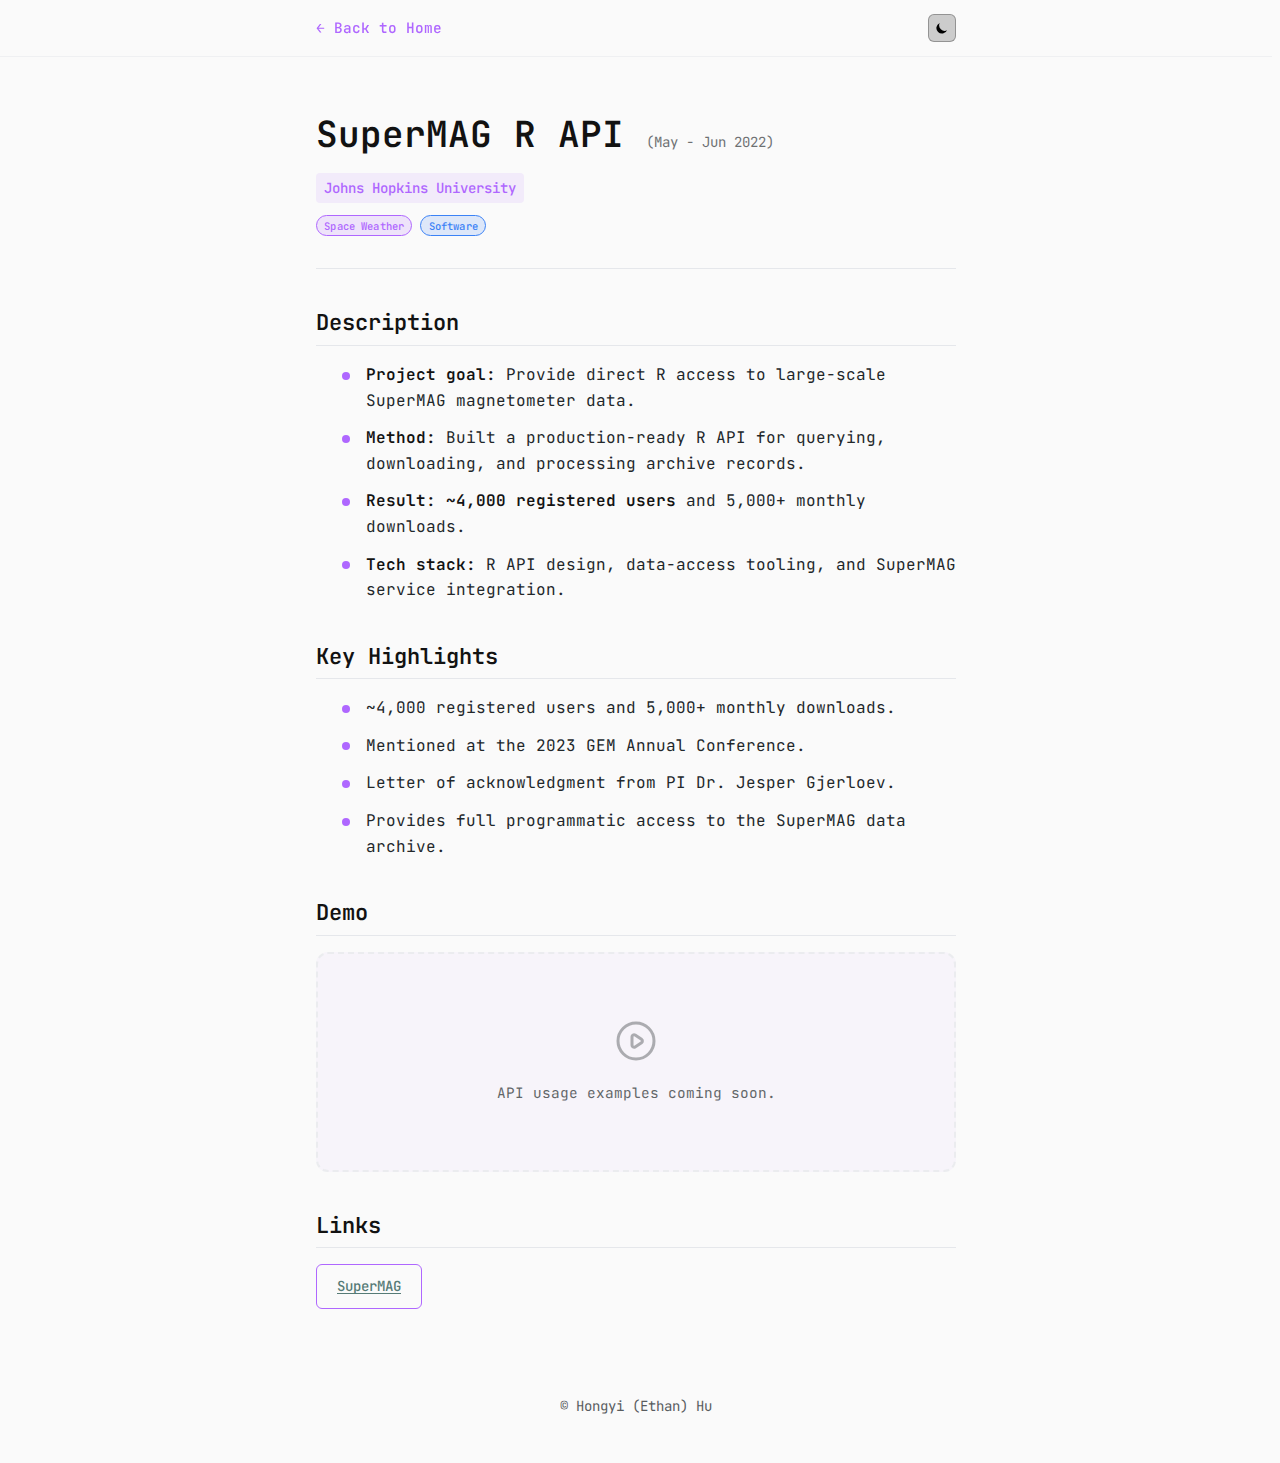
<file: docs/projects/supermag-api.html>
<!DOCTYPE html>
<html lang="en" class="scroll-smooth">
<head>
    <meta charset="UTF-8">
    <meta name="viewport" content="width=device-width, initial-scale=1.0">
    <title>SuperMAG R API - Hongyi Hu</title>
    <meta name="description" content="R API for Johns Hopkins University SuperMAG — 4,000+ users">
    <link rel="icon" type="image/x-icon" href="../assets/favicon.ico">
    <link rel="stylesheet" href="../styles.css">
    <link href="https://fonts.googleapis.com/css2?family=JetBrains+Mono:wght@300;400;500;600;700&display=swap" rel="stylesheet">
    <script>(function(){try{var s=localStorage.getItem('theme');var t=s==='dark'||s==='light'?s:'light';document.documentElement.setAttribute('data-theme',t)}catch(e){document.documentElement.setAttribute('data-theme','light')}})();</script>
</head>
<body class="bg-global-bg text-global-text antialiased subpage-body">
    <header class="subpage-header"><div class="subpage-header-inner mx-auto max-w-3xl px-4 sm:px-8"><a href="../index.html" class="back-link">&larr; Back to Home</a><button id="theme-toggle" class="flex h-7 w-7 items-center justify-center rounded-md p-1" aria-label="Switch theme"><svg class="sun-icon h-4 w-4" fill="currentColor" viewBox="0 0 20 20"><path fill-rule="evenodd" d="M10 2a1 1 0 011 1v1a1 1 0 11-2 0V3a1 1 0 011-1zm4 8a4 4 0 11-8 0 4 4 0 018 0zm-.464 4.95l.707.707a1 1 0 001.414-1.414l-.707-.707a1 1 0 00-1.414 1.414zm2.12-10.607a1 1 0 010 1.414l-.706.707a1 1 0 11-1.414-1.414l.707-.707a1 1 0 011.414 0zM17 11a1 1 0 100-2h-1a1 1 0 100 2h1zm-7 4a1 1 0 011 1v1a1 1 0 11-2 0v-1a1 1 0 011-1zM5.05 6.464A1 1 0 106.465 5.05l-.708-.707a1 1 0 00-1.414 1.414l.707.707zm1.414 8.486l-.707.707a1 1 0 01-1.414-1.414l.707-.707a1 1 0 011.414 1.414zM4 11a1 1 0 100-2H3a1 1 0 000 2h1z" clip-rule="evenodd"></path></svg><svg class="moon-icon h-4 w-4" fill="currentColor" viewBox="0 0 20 20"><path d="M17.293 13.293A8 8 0 016.707 2.707a8.001 8.001 0 1010.586 10.586z"></path></svg></button></div></header>

    <main class="mx-auto max-w-3xl px-4 sm:px-8 prose">
        <h1 class="subpage-title">SuperMAG R API <span class="project-year">(May - Jun 2022)</span></h1>
        <div class="subpage-meta">
            <span class="publication-venue">Johns Hopkins University</span>
        </div>
        <div class="subpage-tags">
            <span class="tag tag-interpretability">Space Weather</span>
            <span class="tag tag-conference">Software</span>
        </div>

        <section class="subpage-section">
            <h2>Description</h2>
            <ul class="subpage-highlights">
                <li><strong>Project goal:</strong> Provide direct R access to large-scale SuperMAG magnetometer data.</li>
                <li><strong>Method:</strong> Built a production-ready R API for querying, downloading, and processing archive records.</li>
                <li><strong>Result:</strong> <strong>~4,000 registered users</strong> and 5,000+ monthly downloads.</li>
                <li><strong>Tech stack:</strong> R API design, data-access tooling, and SuperMAG service integration.</li>
            </ul>
        </section>

        <section class="subpage-section">
            <h2>Key Highlights</h2>
            <ul class="subpage-highlights">
                <li>~4,000 registered users and 5,000+ monthly downloads.</li>
                <li>Mentioned at the 2023 GEM Annual Conference.</li>
                <li>Letter of acknowledgment from PI Dr. Jesper Gjerloev.</li>
                <li>Provides full programmatic access to the SuperMAG data archive.</li>
            </ul>
        </section>

        <section class="subpage-section">
            <h2>Demo</h2>
            <div class="demo-placeholder">
                <svg fill="none" stroke="currentColor" viewBox="0 0 24 24"><path stroke-linecap="round" stroke-linejoin="round" stroke-width="1.5" d="M14.752 11.168l-3.197-2.132A1 1 0 0010 9.87v4.263a1 1 0 001.555.832l3.197-2.132a1 1 0 000-1.664z"></path><path stroke-linecap="round" stroke-linejoin="round" stroke-width="1.5" d="M21 12a9 9 0 11-18 0 9 9 0 0118 0z"></path></svg>
                <p>API usage examples coming soon.</p>
            </div>
        </section>

        <section class="subpage-section">
            <h2>Links</h2>
            <div class="subpage-links">
                <a href="https://supermag.jhuapl.edu" target="_blank" rel="noopener" class="subpage-link-btn">SuperMAG</a>
            </div>
        </section>
    </main>
    <div class="mx-auto max-w-3xl px-4 sm:px-8 py-8 text-center text-sm opacity-75"><p>&copy; Hongyi (Ethan) Hu</p></div>
    <script src="../subpage.js"></script>
</body>
</html>
</file>
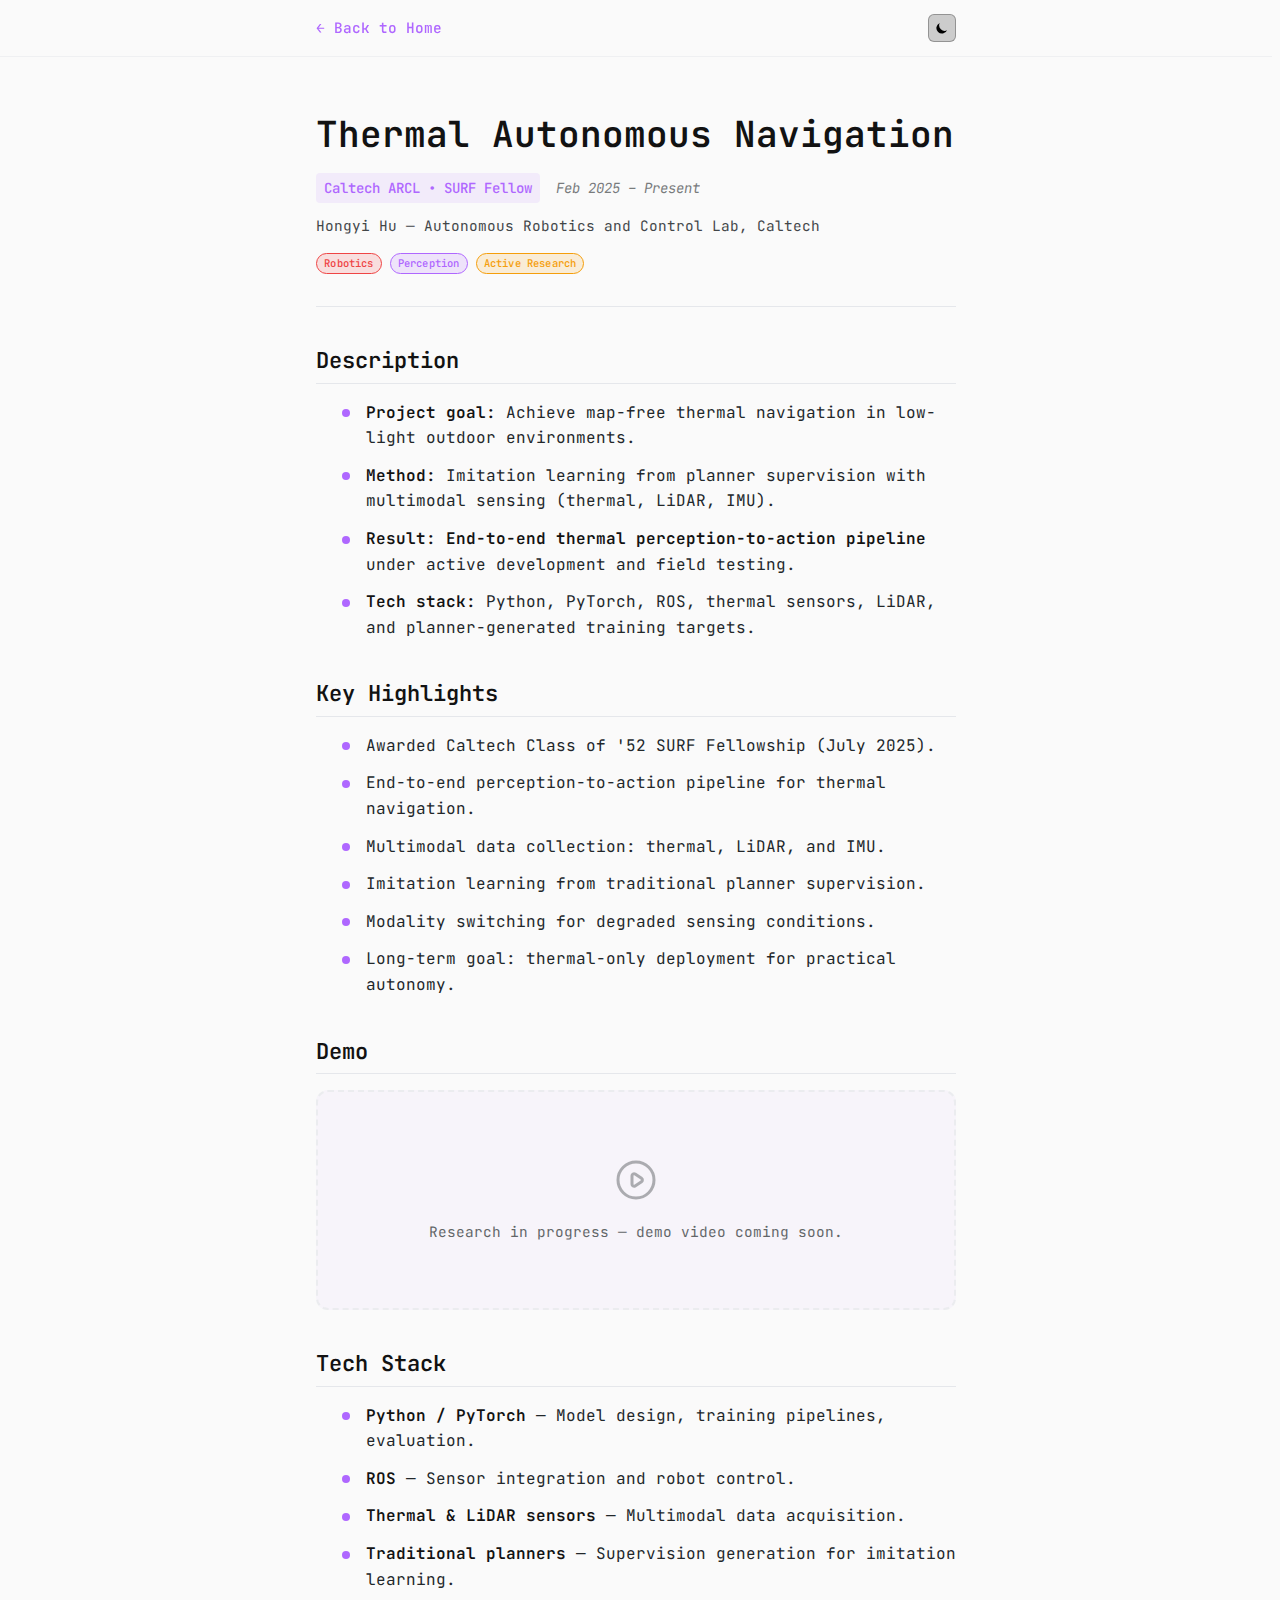
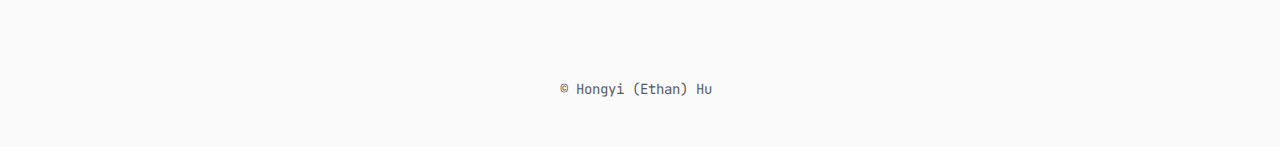
<file: docs/projects/thermal-navigation.html>
<!DOCTYPE html>
<html lang="en" class="scroll-smooth">
<head>
    <meta charset="UTF-8">
    <meta name="viewport" content="width=device-width, initial-scale=1.0">
    <title>Thermal Autonomous Navigation - Hongyi Hu</title>
    <meta name="description" content="Map-free thermal navigation for aerial robots in low-light environments">
    <link rel="icon" type="image/x-icon" href="../assets/favicon.ico">
    <link rel="stylesheet" href="../styles.css">
    <link href="https://fonts.googleapis.com/css2?family=JetBrains+Mono:wght@300;400;500;600;700&display=swap" rel="stylesheet">
    <script>(function(){try{var s=localStorage.getItem('theme');var t=s==='dark'||s==='light'?s:'light';document.documentElement.setAttribute('data-theme',t)}catch(e){document.documentElement.setAttribute('data-theme','light')}})();</script>
</head>
<body class="bg-global-bg text-global-text antialiased subpage-body">
    <header class="subpage-header"><div class="subpage-header-inner mx-auto max-w-3xl px-4 sm:px-8"><a href="../index.html" class="back-link">&larr; Back to Home</a><button id="theme-toggle" class="flex h-7 w-7 items-center justify-center rounded-md p-1" aria-label="Switch theme"><svg class="sun-icon h-4 w-4" fill="currentColor" viewBox="0 0 20 20"><path fill-rule="evenodd" d="M10 2a1 1 0 011 1v1a1 1 0 11-2 0V3a1 1 0 011-1zm4 8a4 4 0 11-8 0 4 4 0 018 0zm-.464 4.95l.707.707a1 1 0 001.414-1.414l-.707-.707a1 1 0 00-1.414 1.414zm2.12-10.607a1 1 0 010 1.414l-.706.707a1 1 0 11-1.414-1.414l.707-.707a1 1 0 011.414 0zM17 11a1 1 0 100-2h-1a1 1 0 100 2h1zm-7 4a1 1 0 011 1v1a1 1 0 11-2 0v-1a1 1 0 011-1zM5.05 6.464A1 1 0 106.465 5.05l-.708-.707a1 1 0 00-1.414 1.414l.707.707zm1.414 8.486l-.707.707a1 1 0 01-1.414-1.414l.707-.707a1 1 0 011.414 1.414zM4 11a1 1 0 100-2H3a1 1 0 000 2h1z" clip-rule="evenodd"></path></svg><svg class="moon-icon h-4 w-4" fill="currentColor" viewBox="0 0 20 20"><path d="M17.293 13.293A8 8 0 016.707 2.707a8.001 8.001 0 1010.586 10.586z"></path></svg></button></div></header>

    <main class="mx-auto max-w-3xl px-4 sm:px-8 prose">
        <h1 class="subpage-title">Thermal Autonomous Navigation</h1>
        <div class="subpage-meta">
            <span class="publication-venue">Caltech ARCL &bull; SURF Fellow</span>
            <span class="subpage-year">Feb 2025 &ndash; Present</span>
        </div>
        <div class="subpage-authors">Hongyi Hu &mdash; Autonomous Robotics and Control Lab, Caltech</div>
        <div class="subpage-tags">
            <span class="tag tag-safety">Robotics</span>
            <span class="tag tag-interpretability">Perception</span>
            <span class="tag tag-workshop">Active Research</span>
        </div>

        <section class="subpage-section">
            <h2>Description</h2>
            <ul class="subpage-highlights">
                <li><strong>Project goal:</strong> Achieve map-free thermal navigation in low-light outdoor environments.</li>
                <li><strong>Method:</strong> Imitation learning from planner supervision with multimodal sensing (thermal, LiDAR, IMU).</li>
                <li><strong>Result:</strong> <strong>End-to-end thermal perception-to-action pipeline</strong> under active development and field testing.</li>
                <li><strong>Tech stack:</strong> Python, PyTorch, ROS, thermal sensors, LiDAR, and planner-generated training targets.</li>
            </ul>
        </section>

        <section class="subpage-section">
            <h2>Key Highlights</h2>
            <ul class="subpage-highlights">
                <li>Awarded Caltech Class of '52 SURF Fellowship (July 2025).</li>
                <li>End-to-end perception-to-action pipeline for thermal navigation.</li>
                <li>Multimodal data collection: thermal, LiDAR, and IMU.</li>
                <li>Imitation learning from traditional planner supervision.</li>
                <li>Modality switching for degraded sensing conditions.</li>
                <li>Long-term goal: thermal-only deployment for practical autonomy.</li>
            </ul>
        </section>

        <section class="subpage-section">
            <h2>Demo</h2>
            <div class="demo-placeholder">
                <svg fill="none" stroke="currentColor" viewBox="0 0 24 24"><path stroke-linecap="round" stroke-linejoin="round" stroke-width="1.5" d="M14.752 11.168l-3.197-2.132A1 1 0 0010 9.87v4.263a1 1 0 001.555.832l3.197-2.132a1 1 0 000-1.664z"></path><path stroke-linecap="round" stroke-linejoin="round" stroke-width="1.5" d="M21 12a9 9 0 11-18 0 9 9 0 0118 0z"></path></svg>
                <p>Research in progress &mdash; demo video coming soon.</p>
            </div>
        </section>

        <section class="subpage-section">
            <h2>Tech Stack</h2>
            <ul class="subpage-highlights">
                <li><strong>Python / PyTorch</strong> &mdash; Model design, training pipelines, evaluation.</li>
                <li><strong>ROS</strong> &mdash; Sensor integration and robot control.</li>
                <li><strong>Thermal &amp; LiDAR sensors</strong> &mdash; Multimodal data acquisition.</li>
                <li><strong>Traditional planners</strong> &mdash; Supervision generation for imitation learning.</li>
            </ul>
        </section>
    </main>
    <div class="mx-auto max-w-3xl px-4 sm:px-8 py-8 text-center text-sm opacity-75"><p>&copy; Hongyi (Ethan) Hu</p></div>
    <script src="../subpage.js"></script>
</body>
</html>
</file>
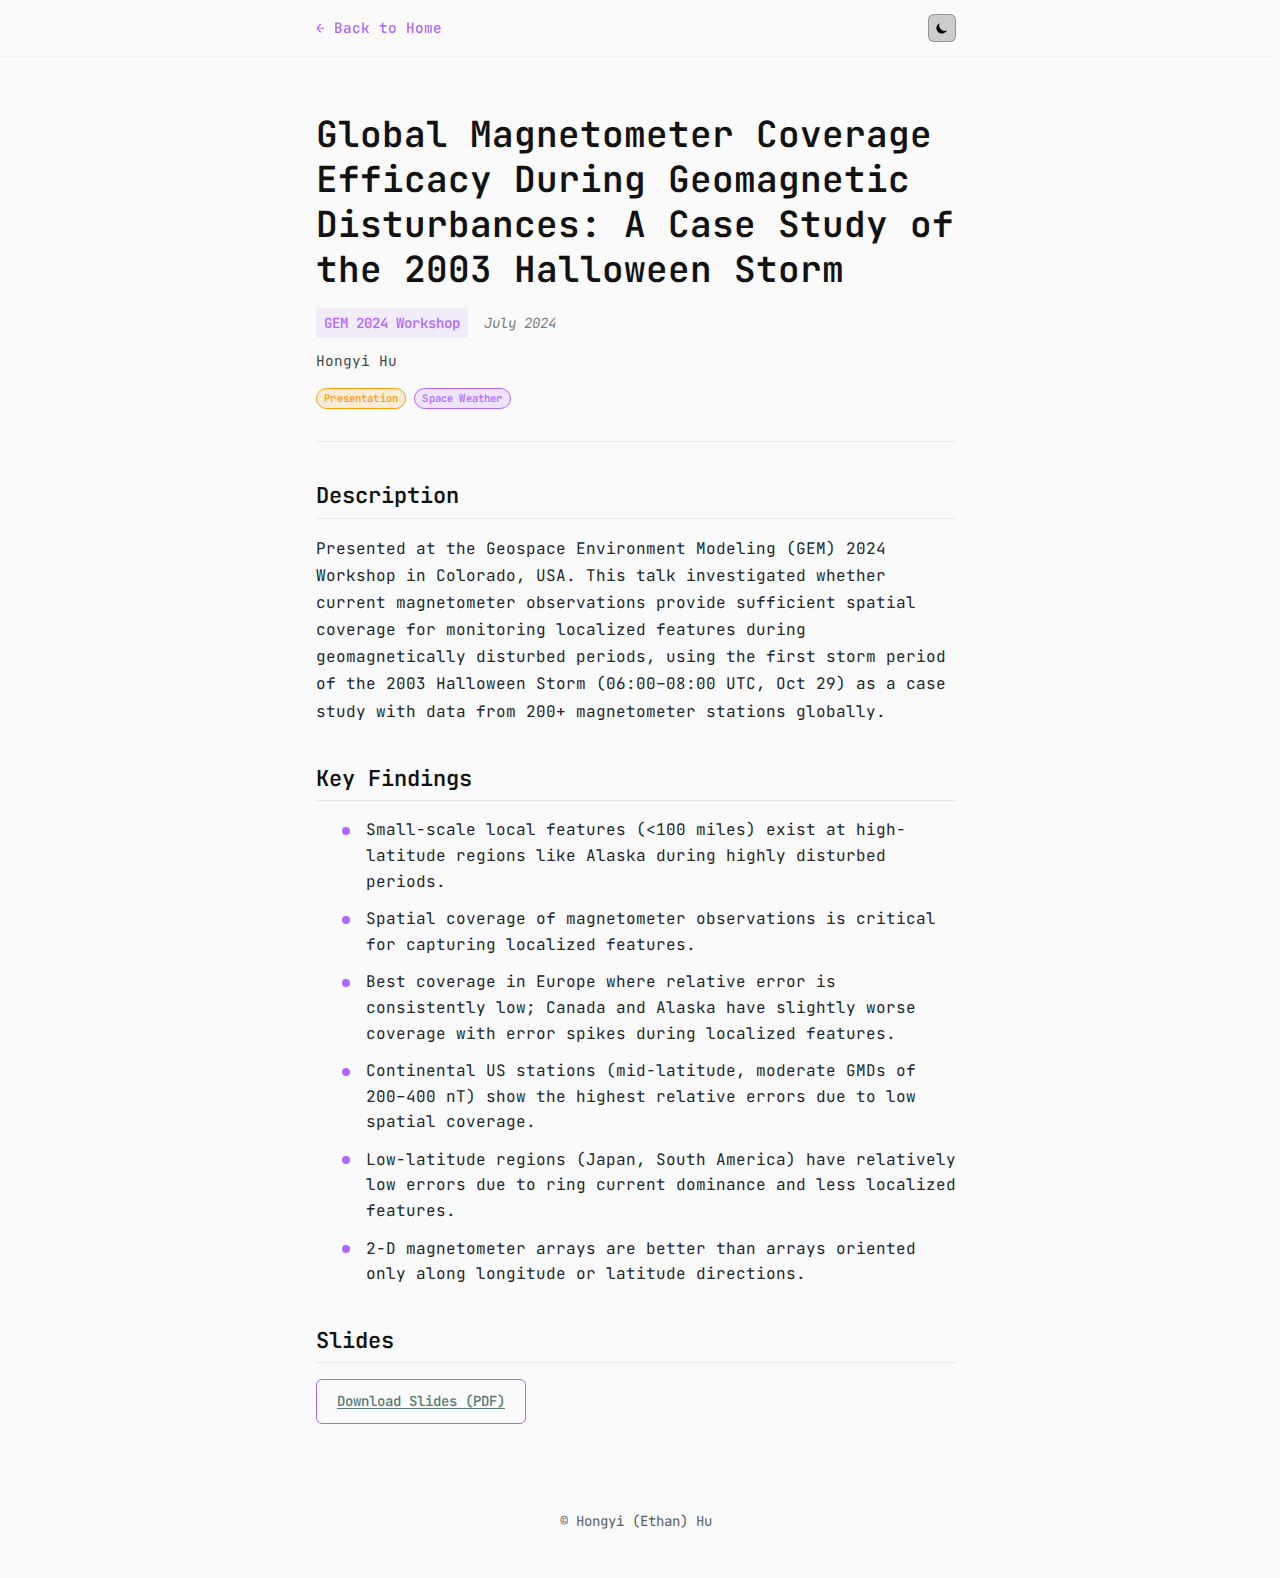
<file: docs/publications/gem-2024.html>
<!DOCTYPE html>
<html lang="en" class="scroll-smooth">
<head>
    <meta charset="UTF-8">
    <meta name="viewport" content="width=device-width, initial-scale=1.0">
    <title>GEM 2024 Presentation - Hongyi Hu</title>
    <meta name="description" content="Global Magnetometer Coverage Efficacy During Geomagnetic Disturbances — GEM 2024">
    <link rel="icon" type="image/x-icon" href="../assets/favicon.ico">
    <link rel="stylesheet" href="../styles.css">
    <link href="https://fonts.googleapis.com/css2?family=JetBrains+Mono:wght@300;400;500;600;700&display=swap" rel="stylesheet">
    <script>(function(){try{var s=localStorage.getItem('theme');var t=s==='dark'||s==='light'?s:'light';document.documentElement.setAttribute('data-theme',t)}catch(e){document.documentElement.setAttribute('data-theme','light')}})();</script>
</head>
<body class="bg-global-bg text-global-text antialiased subpage-body">
    <header class="subpage-header"><div class="subpage-header-inner mx-auto max-w-3xl px-4 sm:px-8"><a href="../index.html" class="back-link">&larr; Back to Home</a><button id="theme-toggle" class="flex h-7 w-7 items-center justify-center rounded-md p-1" aria-label="Switch theme"><svg class="sun-icon h-4 w-4" fill="currentColor" viewBox="0 0 20 20"><path fill-rule="evenodd" d="M10 2a1 1 0 011 1v1a1 1 0 11-2 0V3a1 1 0 011-1zm4 8a4 4 0 11-8 0 4 4 0 018 0zm-.464 4.95l.707.707a1 1 0 001.414-1.414l-.707-.707a1 1 0 00-1.414 1.414zm2.12-10.607a1 1 0 010 1.414l-.706.707a1 1 0 11-1.414-1.414l.707-.707a1 1 0 011.414 0zM17 11a1 1 0 100-2h-1a1 1 0 100 2h1zm-7 4a1 1 0 011 1v1a1 1 0 11-2 0v-1a1 1 0 011-1zM5.05 6.464A1 1 0 106.465 5.05l-.708-.707a1 1 0 00-1.414 1.414l.707.707zm1.414 8.486l-.707.707a1 1 0 01-1.414-1.414l.707-.707a1 1 0 011.414 1.414zM4 11a1 1 0 100-2H3a1 1 0 000 2h1z" clip-rule="evenodd"></path></svg><svg class="moon-icon h-4 w-4" fill="currentColor" viewBox="0 0 20 20"><path d="M17.293 13.293A8 8 0 016.707 2.707a8.001 8.001 0 1010.586 10.586z"></path></svg></button></div></header>

    <main class="mx-auto max-w-3xl px-4 sm:px-8 prose">
        <h1 class="subpage-title">Global Magnetometer Coverage Efficacy During Geomagnetic Disturbances: A Case Study of the 2003 Halloween Storm</h1>
        <div class="subpage-meta">
            <span class="publication-venue">GEM 2024 Workshop</span>
            <span class="subpage-year">July 2024</span>
        </div>
        <div class="subpage-authors">Hongyi Hu</div>
        <div class="subpage-tags">
            <span class="tag tag-workshop">Presentation</span>
            <span class="tag tag-interpretability">Space Weather</span>
        </div>

        <section class="subpage-section">
            <h2>Description</h2>
            <p>Presented at the Geospace Environment Modeling (GEM) 2024 Workshop in Colorado, USA. This talk investigated whether current magnetometer observations provide sufficient spatial coverage for monitoring localized features during geomagnetically disturbed periods, using the first storm period of the 2003 Halloween Storm (06:00&ndash;08:00 UTC, Oct 29) as a case study with data from 200+ magnetometer stations globally.</p>
        </section>

        <section class="subpage-section">
            <h2>Key Findings</h2>
            <ul class="subpage-highlights">
                <li>Small-scale local features (&lt;100 miles) exist at high-latitude regions like Alaska during highly disturbed periods.</li>
                <li>Spatial coverage of magnetometer observations is critical for capturing localized features.</li>
                <li>Best coverage in Europe where relative error is consistently low; Canada and Alaska have slightly worse coverage with error spikes during localized features.</li>
                <li>Continental US stations (mid-latitude, moderate GMDs of 200&ndash;400 nT) show the highest relative errors due to low spatial coverage.</li>
                <li>Low-latitude regions (Japan, South America) have relatively low errors due to ring current dominance and less localized features.</li>
                <li>2-D magnetometer arrays are better than arrays oriented only along longitude or latitude directions.</li>
            </ul>
        </section>

        <section class="subpage-section">
            <h2>Slides</h2>
            <div class="subpage-links">
                <a href="../assets/gem-2024-slides.pdf" target="_blank" rel="noopener" class="subpage-link-btn">Download Slides (PDF)</a>
            </div>
        </section>
    </main>
    <div class="mx-auto max-w-3xl px-4 sm:px-8 py-8 text-center text-sm opacity-75"><p>&copy; Hongyi (Ethan) Hu</p></div>
    <script src="../subpage.js"></script>
</body>
</html>
</file>
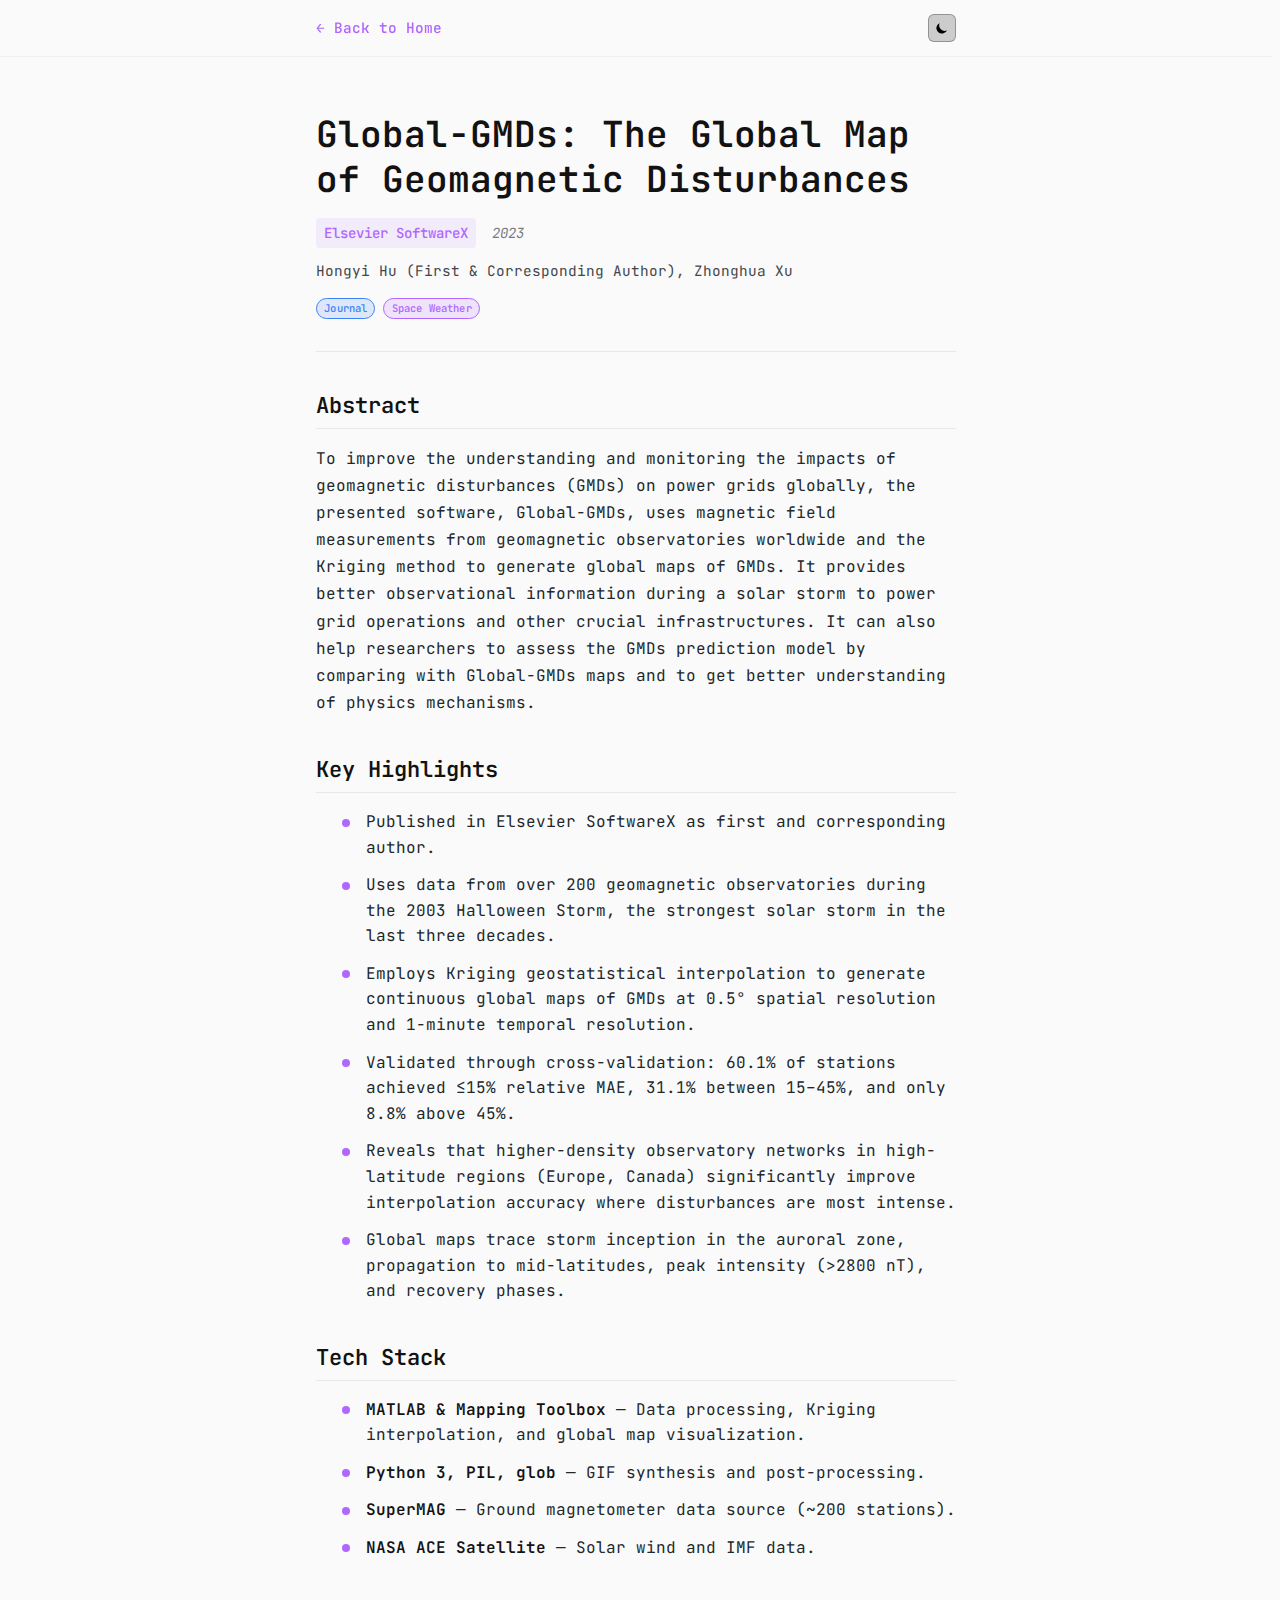
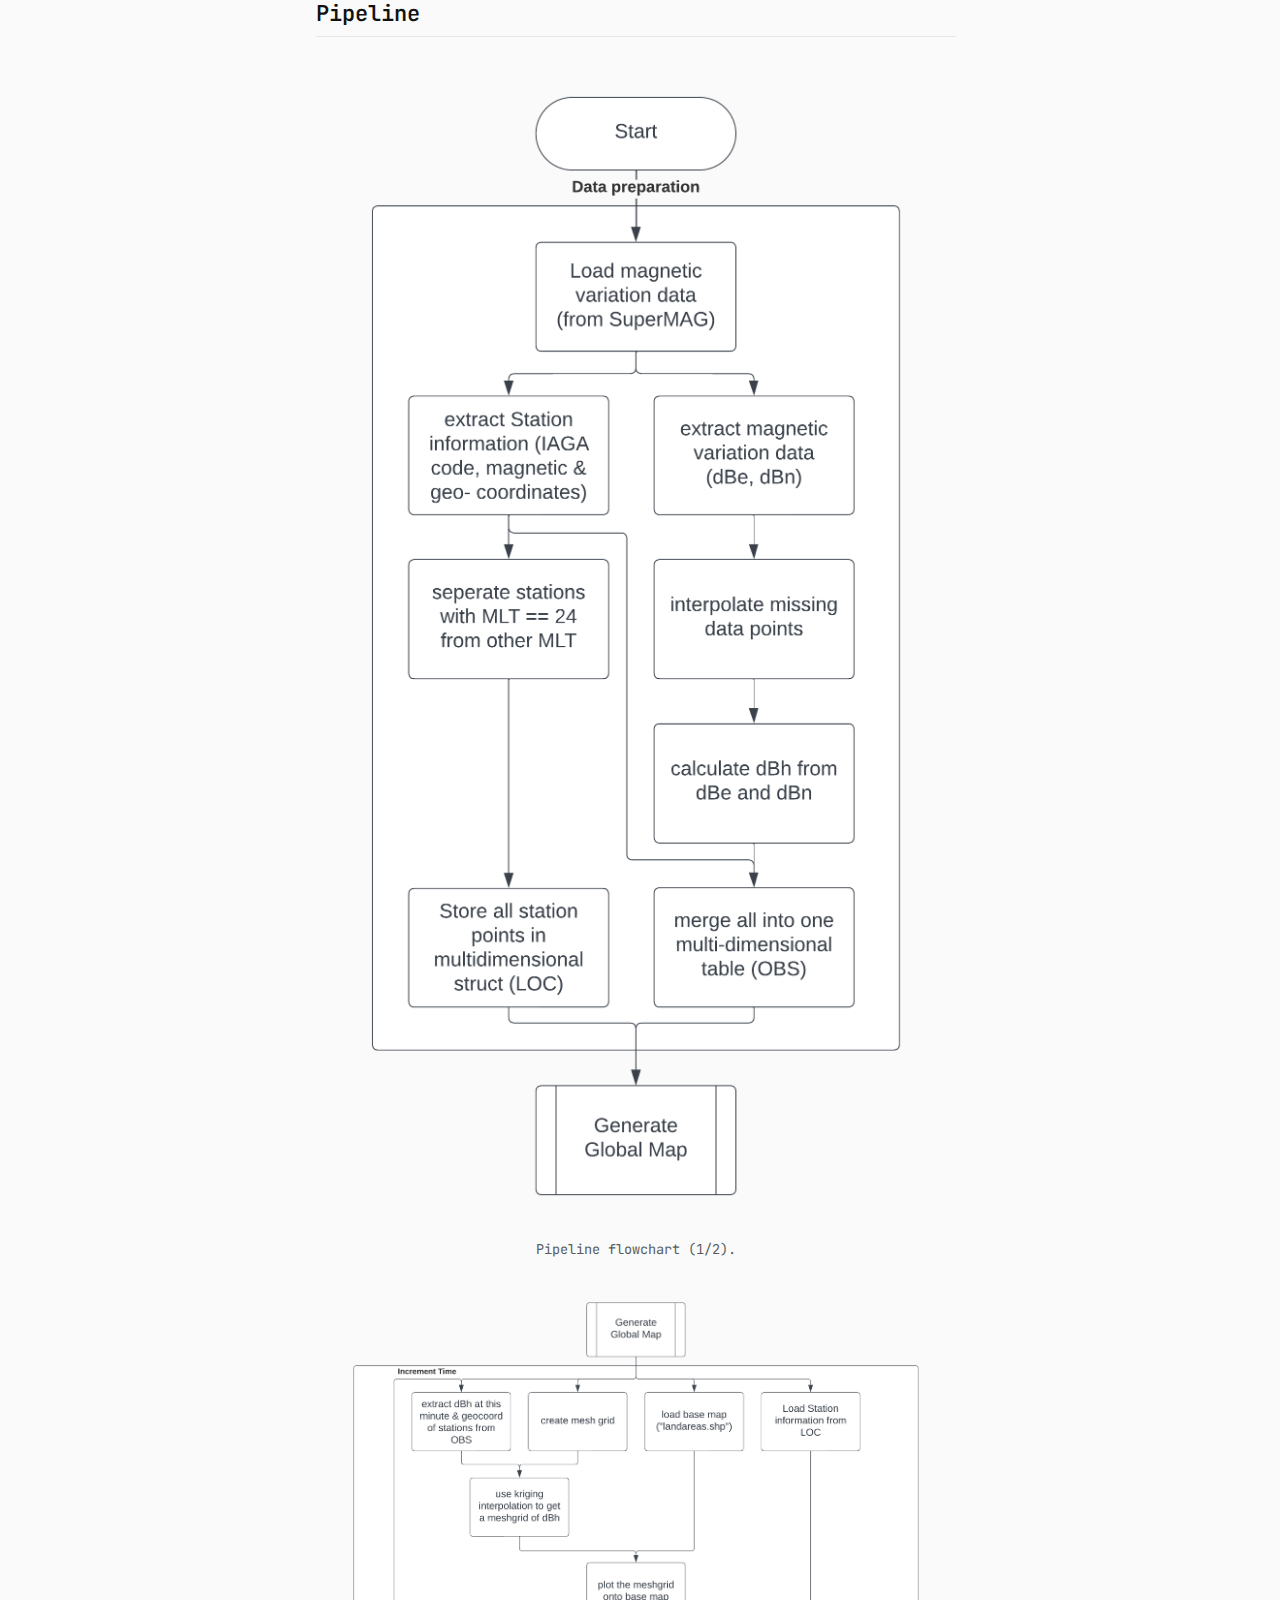
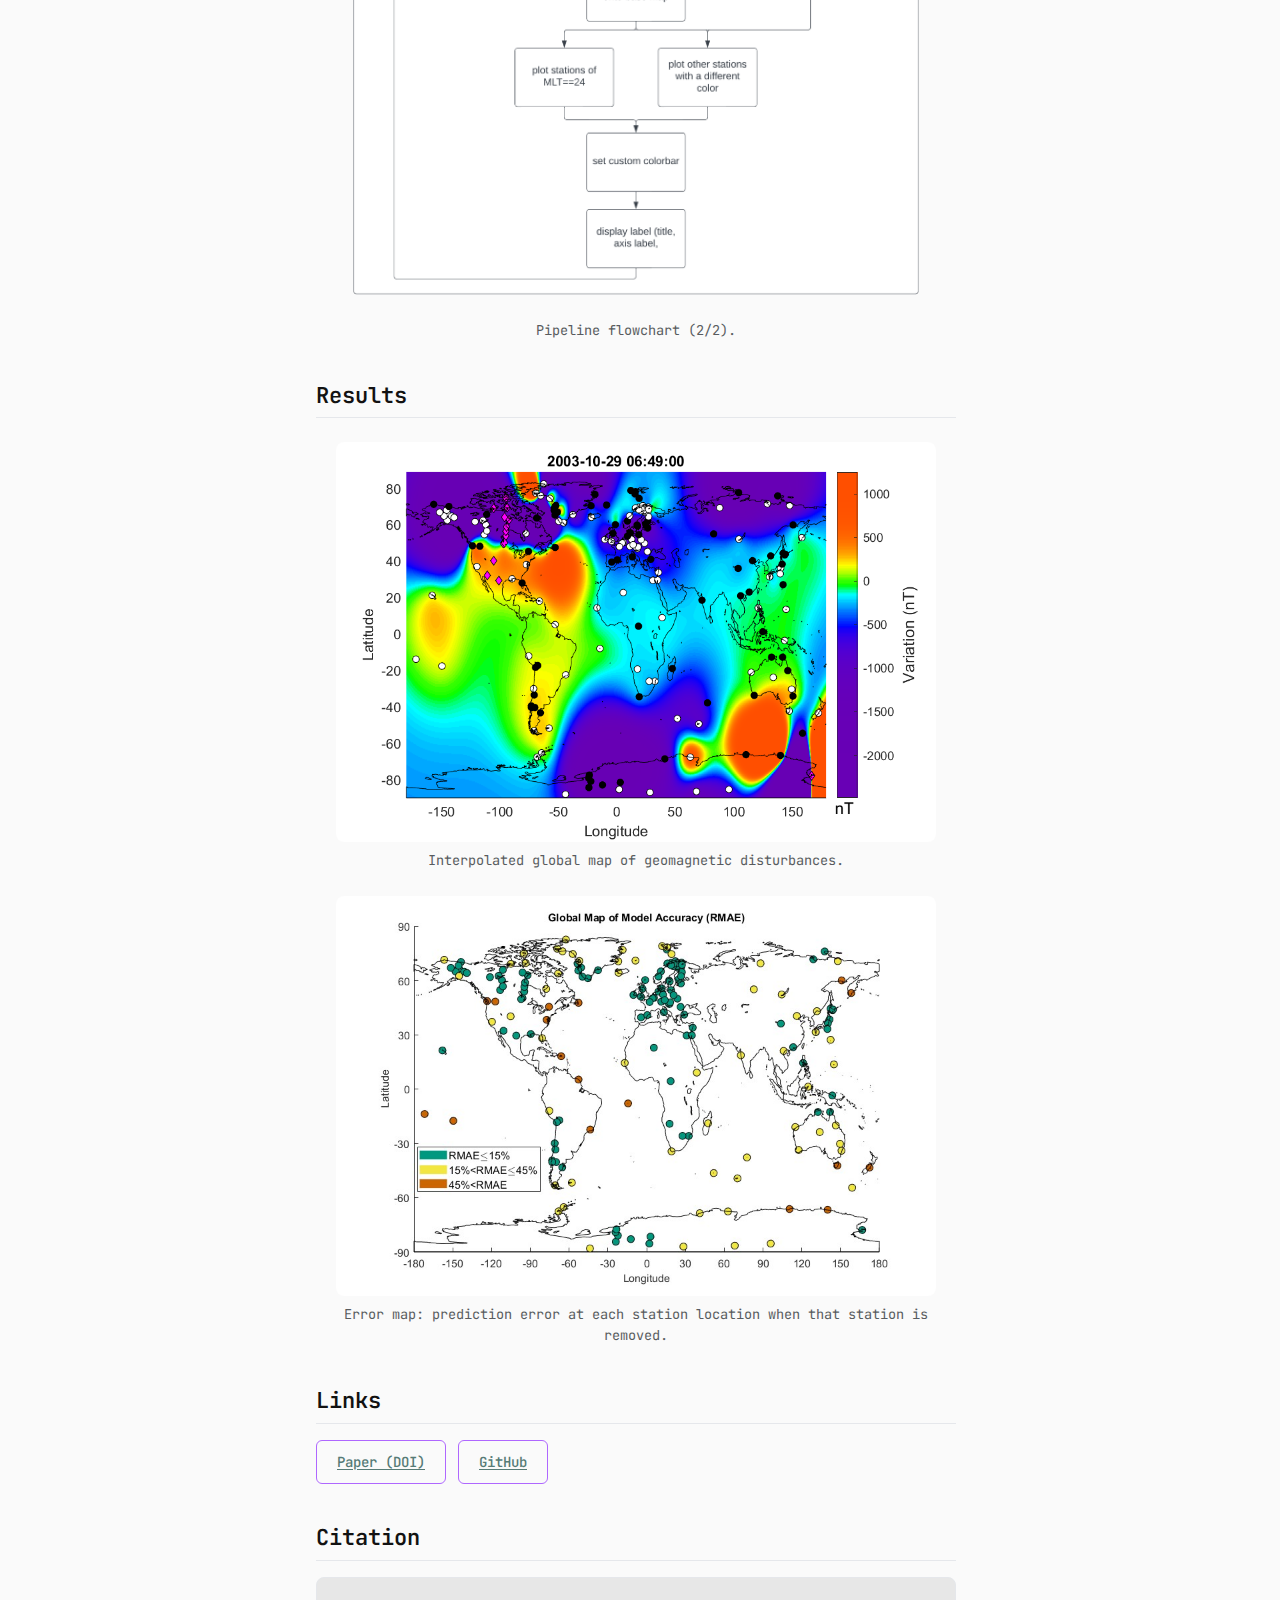
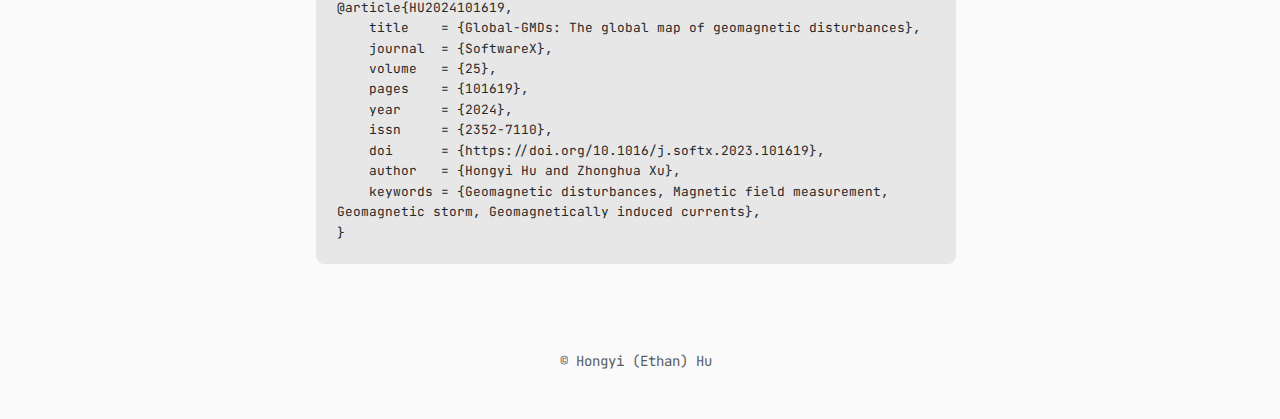
<file: docs/publications/global-gmds.html>
<!DOCTYPE html>
<html lang="en" class="scroll-smooth">

<head>
    <meta charset="UTF-8">
    <meta name="viewport" content="width=device-width, initial-scale=1.0">
    <title>Global-GMDs - Hongyi Hu</title>
    <meta name="description" content="Global-GMDs: The Global Map of Geomagnetic Disturbances">
    <link rel="icon" type="image/x-icon" href="../assets/favicon.ico">
    <link rel="stylesheet" href="../styles.css">
    <link href="https://fonts.googleapis.com/css2?family=JetBrains+Mono:wght@300;400;500;600;700&display=swap"
        rel="stylesheet">
    <script>(function () { try { var s = localStorage.getItem('theme'); var t = s === 'dark' || s === 'light' ? s : 'light'; document.documentElement.setAttribute('data-theme', t) } catch (e) { document.documentElement.setAttribute('data-theme', 'light') } })();</script>
</head>

<body class="bg-global-bg text-global-text antialiased subpage-body">
    <header class="subpage-header">
        <div class="subpage-header-inner mx-auto max-w-3xl px-4 sm:px-8"><a href="../index.html"
                class="back-link">&larr; Back to Home</a><button id="theme-toggle"
                class="flex h-7 w-7 items-center justify-center rounded-md p-1" aria-label="Switch theme"><svg
                    class="sun-icon h-4 w-4" fill="currentColor" viewBox="0 0 20 20">
                    <path fill-rule="evenodd"
                        d="M10 2a1 1 0 011 1v1a1 1 0 11-2 0V3a1 1 0 011-1zm4 8a4 4 0 11-8 0 4 4 0 018 0zm-.464 4.95l.707.707a1 1 0 001.414-1.414l-.707-.707a1 1 0 00-1.414 1.414zm2.12-10.607a1 1 0 010 1.414l-.706.707a1 1 0 11-1.414-1.414l.707-.707a1 1 0 011.414 0zM17 11a1 1 0 100-2h-1a1 1 0 100 2h1zm-7 4a1 1 0 011 1v1a1 1 0 11-2 0v-1a1 1 0 011-1zM5.05 6.464A1 1 0 106.465 5.05l-.708-.707a1 1 0 00-1.414 1.414l.707.707zm1.414 8.486l-.707.707a1 1 0 01-1.414-1.414l.707-.707a1 1 0 011.414 1.414zM4 11a1 1 0 100-2H3a1 1 0 000 2h1z"
                        clip-rule="evenodd"></path>
                </svg><svg class="moon-icon h-4 w-4" fill="currentColor" viewBox="0 0 20 20">
                    <path d="M17.293 13.293A8 8 0 016.707 2.707a8.001 8.001 0 1010.586 10.586z"></path>
                </svg></button></div>
    </header>

    <main class="mx-auto max-w-3xl px-4 sm:px-8 prose">
        <h1 class="subpage-title">Global-GMDs: The Global Map of Geomagnetic Disturbances</h1>
        <div class="subpage-meta">
            <span class="publication-venue">Elsevier SoftwareX</span>
            <span class="subpage-year">2023</span>
        </div>
        <div class="subpage-authors">Hongyi Hu (First &amp; Corresponding Author), Zhonghua Xu</div>
        <div class="subpage-tags">
            <span class="tag tag-conference">Journal</span>
            <span class="tag tag-interpretability">Space Weather</span>
        </div>

        <section class="subpage-section">
            <h2>Abstract</h2>
            <p>To improve the understanding and monitoring the impacts of geomagnetic disturbances (GMDs) on power grids globally, the presented software, Global-GMDs, uses magnetic field measurements from geomagnetic observatories worldwide and the Kriging method to generate global maps of GMDs. It provides better observational information during a solar storm to power grid operations and other crucial infrastructures. It can also help researchers to assess the GMDs prediction model by comparing with Global-GMDs maps and to get better understanding of physics mechanisms.</p>
        </section>

        <section class="subpage-section">
            <h2>Key Highlights</h2>
            <ul class="subpage-highlights">
                <li>Published in Elsevier SoftwareX as first and corresponding author.</li>
                <li>Uses data from over 200 geomagnetic observatories during the 2003 Halloween Storm, the strongest solar storm in the last three decades.</li>
                <li>Employs Kriging geostatistical interpolation to generate continuous global maps of GMDs at 0.5&deg; spatial resolution and 1-minute temporal resolution.</li>
                <li>Validated through cross-validation: 60.1% of stations achieved &le;15% relative MAE, 31.1% between 15&ndash;45%, and only 8.8% above 45%.</li>
                <li>Reveals that higher-density observatory networks in high-latitude regions (Europe, Canada) significantly improve interpolation accuracy where disturbances are most intense.</li>
                <li>Global maps trace storm inception in the auroral zone, propagation to mid-latitudes, peak intensity (&gt;2800 nT), and recovery phases.</li>
            </ul>
        </section>

        <section class="subpage-section">
            <h2>Tech Stack</h2>
            <ul class="subpage-highlights">
                <li><strong>MATLAB &amp; Mapping Toolbox</strong> &mdash; Data processing, Kriging interpolation, and global map visualization.</li>
                <li><strong>Python 3, PIL, glob</strong> &mdash; GIF synthesis and post-processing.</li>
                <li><strong>SuperMAG</strong> &mdash; Ground magnetometer data source (~200 stations).</li>
                <li><strong>NASA ACE Satellite</strong> &mdash; Solar wind and IMF data.</li>
            </ul>
        </section>

        <section class="subpage-section">
            <h2>Pipeline</h2>
            <figure style="margin:1.5rem 0;">
                <img src="../assets/gmd-flowchart-1.png" alt="Global-GMDs pipeline flowchart (part 1)" style="max-width:600px;width:100%;border-radius:8px;display:block;margin:0 auto;" loading="lazy" />
                <figcaption style="text-align:center;font-size:0.85rem;opacity:0.75;margin-top:0.5rem;">Pipeline flowchart (1/2).</figcaption>
            </figure>
            <figure style="margin:1.5rem 0;">
                <img src="../assets/gmd-flowchart-2.png" alt="Global-GMDs pipeline flowchart (part 2)" style="max-width:600px;width:100%;border-radius:8px;display:block;margin:0 auto;" loading="lazy" />
                <figcaption style="text-align:center;font-size:0.85rem;opacity:0.75;margin-top:0.5rem;">Pipeline flowchart (2/2).</figcaption>
            </figure>
        </section>

        <section class="subpage-section">
            <h2>Results</h2>
            <figure style="margin:1.5rem 0;">
                <img src="../assets/gmd-interpolated.png" alt="Interpolated global map of geomagnetic disturbances" style="max-width:600px;width:100%;border-radius:8px;display:block;margin:0 auto;" loading="lazy" />
                <figcaption style="text-align:center;font-size:0.85rem;opacity:0.75;margin-top:0.5rem;">Interpolated global map of geomagnetic disturbances.</figcaption>
            </figure>
            <figure style="margin:1.5rem 0;">
                <img src="../assets/gmd-errormap.jpg" alt="Error map showing prediction error at station locations when removed" style="max-width:600px;width:100%;border-radius:8px;display:block;margin:0 auto;" loading="lazy" />
                <figcaption style="text-align:center;font-size:0.85rem;opacity:0.75;margin-top:0.5rem;">Error map: prediction error at each station location when that station is removed.</figcaption>
            </figure>
        </section>

        <section class="subpage-section">
            <h2>Links</h2>
            <div class="subpage-links">
                <a href="https://doi.org/10.1016/j.softx.2023.101619" target="_blank" rel="noopener"
                    class="subpage-link-btn">Paper (DOI)</a>
                <a href="https://github.com/PythonOrC/SpaceWeather-SoftwareX" target="_blank" rel="noopener"
                    class="subpage-link-btn">GitHub</a>
            </div>
        </section>

        <section class="subpage-section">
            <h2>Citation</h2>
            <pre class="bibtex-block">@article{HU2024101619,
    title    = {Global-GMDs: The global map of geomagnetic disturbances},
    journal  = {SoftwareX},
    volume   = {25},
    pages    = {101619},
    year     = {2024},
    issn     = {2352-7110},
    doi      = {https://doi.org/10.1016/j.softx.2023.101619},
    author   = {Hongyi Hu and Zhonghua Xu},
    keywords = {Geomagnetic disturbances, Magnetic field measurement, Geomagnetic storm, Geomagnetically induced currents},
}</pre>
        </section>
    </main>
    <div class="mx-auto max-w-3xl px-4 sm:px-8 py-8 text-center text-sm opacity-75">
        <p>&copy; Hongyi (Ethan) Hu</p>
    </div>
    <script src="../subpage.js"></script>
</body>

</html>
</file>
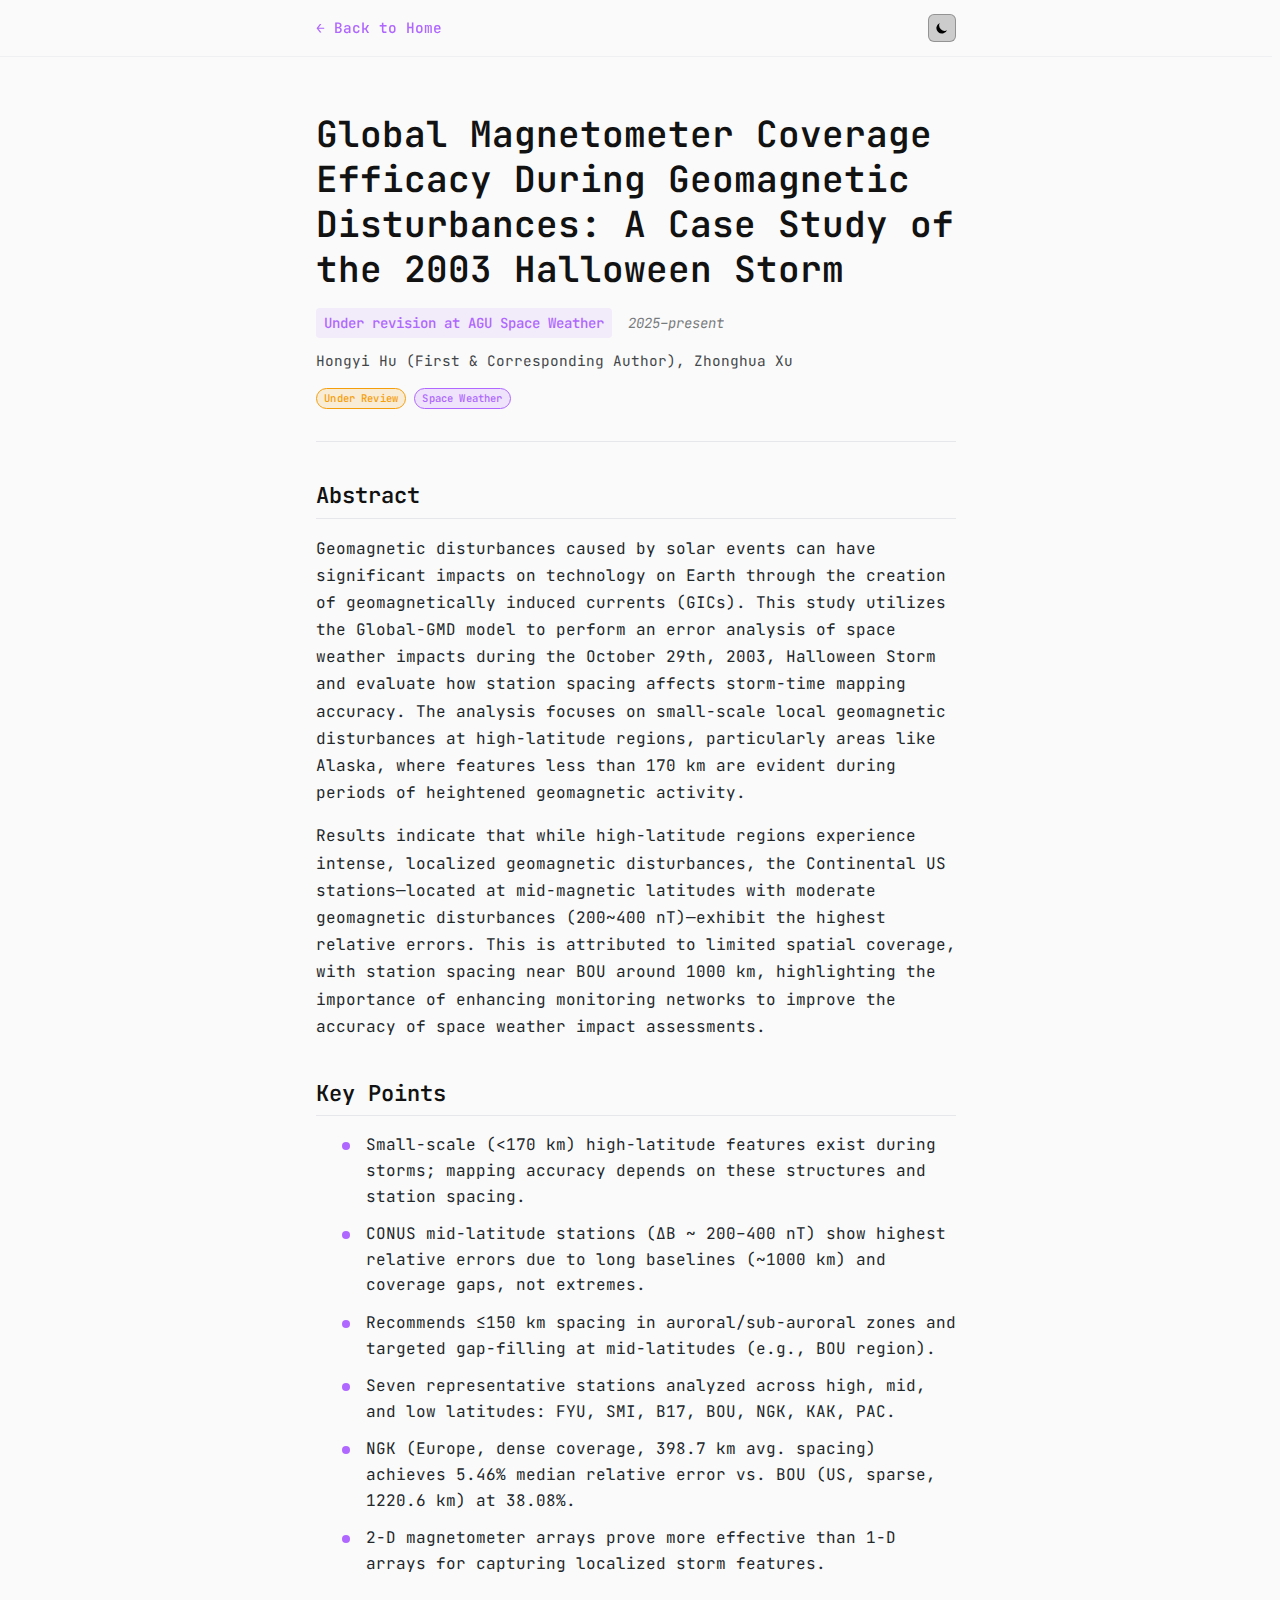
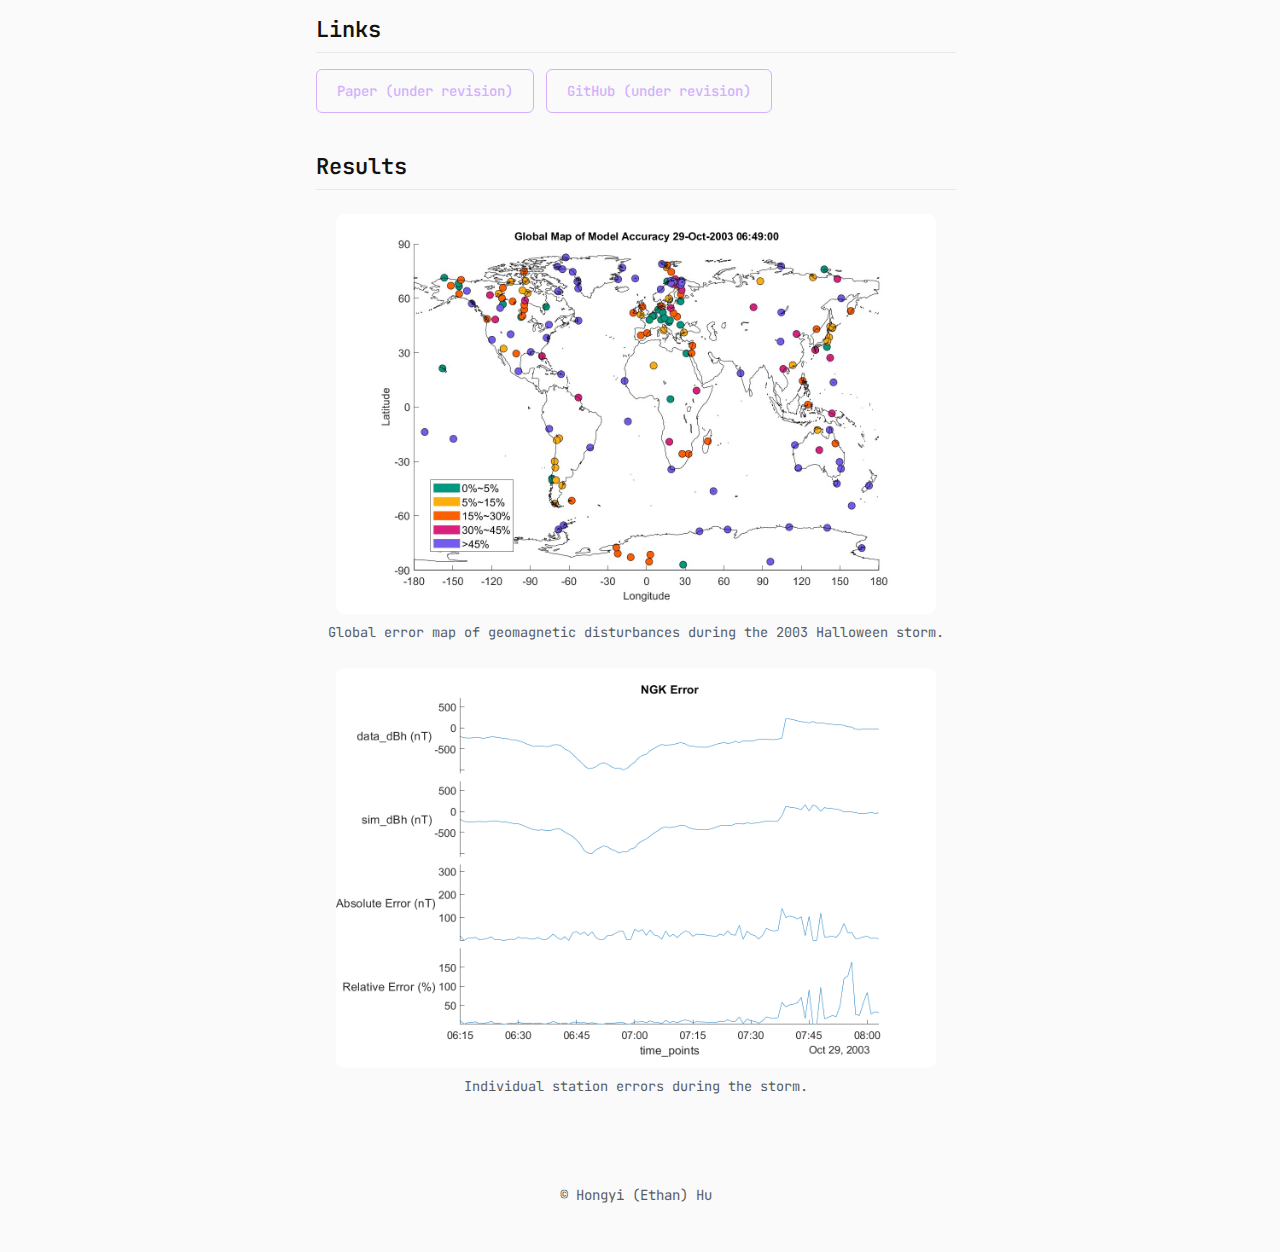
<file: docs/publications/halloween-storm.html>
<!DOCTYPE html>
<html lang="en" class="scroll-smooth">

<head>
    <meta charset="UTF-8">
    <meta name="viewport" content="width=device-width, initial-scale=1.0">
    <title>Halloween Storm - Hongyi Hu</title>
    <meta name="description" content="Global Magnetometer Coverage Efficacy During Geomagnetic Disturbances: A Case Study of the 2003 Halloween Storm">
    <link rel="icon" type="image/x-icon" href="../assets/favicon.ico">
    <link rel="stylesheet" href="../styles.css">
    <link href="https://fonts.googleapis.com/css2?family=JetBrains+Mono:wght@300;400;500;600;700&display=swap"
        rel="stylesheet">
    <script>(function () { try { var s = localStorage.getItem('theme'); var t = s === 'dark' || s === 'light' ? s : 'light'; document.documentElement.setAttribute('data-theme', t) } catch (e) { document.documentElement.setAttribute('data-theme', 'light') } })();</script>
</head>

<body class="bg-global-bg text-global-text antialiased subpage-body">
    <header class="subpage-header">
        <div class="subpage-header-inner mx-auto max-w-3xl px-4 sm:px-8"><a href="../index.html"
                class="back-link">&larr; Back to Home</a><button id="theme-toggle"
                class="flex h-7 w-7 items-center justify-center rounded-md p-1" aria-label="Switch theme"><svg
                    class="sun-icon h-4 w-4" fill="currentColor" viewBox="0 0 20 20">
                    <path fill-rule="evenodd"
                        d="M10 2a1 1 0 011 1v1a1 1 0 11-2 0V3a1 1 0 011-1zm4 8a4 4 0 11-8 0 4 4 0 018 0zm-.464 4.95l.707.707a1 1 0 001.414-1.414l-.707-.707a1 1 0 00-1.414 1.414zm2.12-10.607a1 1 0 010 1.414l-.706.707a1 1 0 11-1.414-1.414l.707-.707a1 1 0 011.414 0zM17 11a1 1 0 100-2h-1a1 1 0 100 2h1zm-7 4a1 1 0 011 1v1a1 1 0 11-2 0v-1a1 1 0 011-1zM5.05 6.464A1 1 0 106.465 5.05l-.708-.707a1 1 0 00-1.414 1.414l.707.707zm1.414 8.486l-.707.707a1 1 0 01-1.414-1.414l.707-.707a1 1 0 011.414 1.414zM4 11a1 1 0 100-2H3a1 1 0 000 2h1z"
                        clip-rule="evenodd"></path>
                </svg><svg class="moon-icon h-4 w-4" fill="currentColor" viewBox="0 0 20 20">
                    <path d="M17.293 13.293A8 8 0 016.707 2.707a8.001 8.001 0 1010.586 10.586z"></path>
                </svg></button></div>
    </header>

    <main class="mx-auto max-w-3xl px-4 sm:px-8 prose">
        <h1 class="subpage-title">Global Magnetometer Coverage Efficacy During Geomagnetic Disturbances: A Case Study
            of the 2003 Halloween Storm</h1>
        <div class="subpage-meta">
            <span class="publication-venue">Under revision at AGU Space Weather</span>
            <span class="subpage-year">2025&ndash;present</span>
        </div>
        <div class="subpage-authors">Hongyi Hu (First &amp; Corresponding Author), Zhonghua Xu</div>
        <div class="subpage-tags">
            <span class="tag tag-workshop">Under Review</span>
            <span class="tag tag-interpretability">Space Weather</span>
        </div>

        <section class="subpage-section">
            <h2>Abstract</h2>
            <p>Geomagnetic disturbances caused by solar events can have significant impacts on technology on Earth
                through the creation of geomagnetically induced currents (GICs). This study utilizes the Global-GMD
                model to perform an error analysis of space weather impacts during the October 29th, 2003, Halloween
                Storm and evaluate how station spacing affects storm-time mapping accuracy. The analysis focuses on
                small-scale local geomagnetic disturbances at high-latitude regions, particularly areas like Alaska,
                where features less than 170 km are evident during periods of heightened geomagnetic activity.</p>
            <p>Results indicate that while high-latitude regions experience intense, localized geomagnetic disturbances,
                the Continental US stations&mdash;located at mid-magnetic latitudes with moderate geomagnetic
                disturbances (200&sim;400 nT)&mdash;exhibit the highest relative errors. This is attributed to limited
                spatial coverage, with station spacing near BOU around 1000 km, highlighting the importance of enhancing
                monitoring networks to improve the accuracy of space weather impact assessments.</p>
        </section>

        <section class="subpage-section">
            <h2>Key Points</h2>
            <ul class="subpage-highlights">
                <li>Small-scale (&lt;170 km) high-latitude features exist during storms; mapping accuracy depends on
                    these structures and station spacing.</li>
                <li>CONUS mid-latitude stations (&Delta;B &sim; 200&ndash;400 nT) show highest relative errors due to
                    long baselines (~1000 km) and coverage gaps, not extremes.</li>
                <li>Recommends &le;150 km spacing in auroral/sub-auroral zones and targeted gap-filling at mid-latitudes
                    (e.g., BOU region).</li>
                <li>Seven representative stations analyzed across high, mid, and low latitudes: FYU, SMI, B17, BOU, NGK,
                    KAK, PAC.</li>
                <li>NGK (Europe, dense coverage, 398.7 km avg. spacing) achieves 5.46% median relative error vs. BOU
                    (US, sparse, 1220.6 km) at 38.08%.</li>
                <li>2-D magnetometer arrays prove more effective than 1-D arrays for capturing localized storm features.
                </li>
            </ul>
        </section>

        <section class="subpage-section">
            <h2>Links</h2>
            <div class="subpage-links">
                <span class="subpage-link-btn" style="opacity:0.5;cursor:default;">Paper (under revision)</span>
                <span class="subpage-link-btn" style="opacity:0.5;cursor:default;">GitHub (under revision)</span>
            </div>
        </section>

        <section class="subpage-section">
            <h2>Results</h2>
            <figure style="margin:1.5rem 0;">
                <img src="../assets/halloween-errormap.jpg" alt="Error map of the 2003 Halloween storm"
                    style="max-width:600px;width:100%;border-radius:8px;display:block;margin:0 auto;" loading="lazy" />
                <figcaption style="text-align:center;font-size:0.85rem;opacity:0.75;margin-top:0.5rem;">Global error map
                    of geomagnetic disturbances during the 2003 Halloween storm.</figcaption>
            </figure>
            <figure style="margin:1.5rem 0;">
                <img src="../assets/halloween-station-error.png"
                    alt="Individual station errors during the Halloween storm"
                    style="max-width:600px;width:100%;border-radius:8px;display:block;margin:0 auto;" loading="lazy" />
                <figcaption style="text-align:center;font-size:0.85rem;opacity:0.75;margin-top:0.5rem;">Individual
                    station errors during the storm.</figcaption>
            </figure>
        </section>


    </main>
    <div class="mx-auto max-w-3xl px-4 sm:px-8 py-8 text-center text-sm opacity-75">
        <p>&copy; Hongyi (Ethan) Hu</p>
    </div>
    <script src="../subpage.js"></script>
</body>

</html>
</file>
<file: docs/styles.css>
/* Reset and base styles */
* {
    box-sizing: border-box;
}

html {
    color-scheme: light dark;
    scrollbar-gutter: stable;
    scroll-behavior: smooth;
}

/* CSS Custom Properties for theming */
:root {
    /* Light theme colors (inspired by astro-theme-cactus) */
    --color-global-bg: oklch(98.48% 0 0);
    --color-global-text: oklch(26.99% 0.0096 235.05);
    --color-link: oklch(55.44% 0.0431 185.69);
    --color-accent: #af67ff;
    --color-accent-2: oklch(18.15% 0 0);
    --color-quote: #af67ff;
    --color-border: #e5e7eb;
    --color-card-bg: rgba(255, 255, 255, 0.8);
    --color-shadow: rgba(0, 0, 0, 0.1);
}

/* Dark theme colors */
[data-theme="dark"] {
    --color-global-bg: oklch(23.64% 0.0045 248);
    --color-global-text: oklch(83.54% 0 264);
    --color-link: oklch(70.44% 0.1133 349);
    --color-accent: #5ff26b;
    --color-accent-2: oklch(94.66% 0 0);
    --color-quote: oklch(94.8% 0.106 136.49);
    --color-border: #374151;
    --color-card-bg: rgba(31, 41, 55, 0.8);
    --color-shadow: rgba(0, 0, 0, 0.3);
}

/* Base typography */
body {
    font-family: 'JetBrains Mono', 'Courier New', monospace;
    line-height: 1.6;
    margin: 0;
    padding: 0;
    background-color: var(--color-global-bg);
    color: var(--color-global-text);
    transition: opacity 0.2s ease;
    padding-top: 8rem; /* Increased to account for fixed header */
}

/* Responsive body padding */
@media (max-width: 640px) {
    body {
        padding-top: 5rem; /* Reduced padding on mobile */
    }
}

/* Utility classes matching astro-theme-cactus */
.bg-global-bg { background-color: var(--color-global-bg); }
.text-global-text { color: var(--color-global-text); }
.text-accent { color: var(--color-accent); }
.text-accent-2 { color: var(--color-accent-2); }

.mx-auto { margin-left: auto; margin-right: auto; }
.flex { display: flex; }
.flex-col { flex-direction: column; }
.flex-1 { flex: 1; }
.items-center { align-items: center; }
.justify-center { justify-content: center; }
.min-h-screen { min-height: 100vh; }
.max-w-3xl { max-width: 57.6rem; }
.px-4 { padding-left: 1rem; padding-right: 1rem; }
.px-8 { padding-left: 2rem; padding-right: 2rem; }
.pt-16 { padding-top: 4rem; }
.py-4 { padding-top: 1rem; padding-bottom: 1rem; }
.py-8 { padding-top: 2rem; padding-bottom: 2rem; }
.mb-8 { margin-bottom: 2rem; }
.mb-16 { margin-bottom: 4rem; }
.mb-28 { margin-bottom: 7rem; }
.me-3 { margin-inline-end: 0.75rem; }
.me-4 { margin-inline-end: 1rem; }
.ms-auto { margin-inline-start: auto; }
.mt-auto { margin-top: auto; }
.h-4 { height: 1rem; }
.w-4 { width: 1rem; }
.h-7 { height: 1.75rem; }
.w-7 { width: 1.75rem; }
.h-10 { height: 2.5rem; }
.w-6 { width: 1.5rem; }
.text-sm { font-size: 0.875rem; }
.text-xl { font-size: 1.25rem; }
.text-2xl { font-size: 1.5rem; }
.font-normal { font-weight: 400; }
.font-bold { font-weight: 700; }
.font-mono { font-family: 'JetBrains Mono', 'Courier New', monospace; }
.antialiased { -webkit-font-smoothing: antialiased; -moz-osx-font-smoothing: grayscale; }
.scroll-smooth { scroll-behavior: smooth; }
.relative { position: relative; }
.absolute { position: absolute; }
.hidden { display: none; }
.rounded-md { border-radius: 0.375rem; }
.shadow { box-shadow: 0 1px 3px 0 var(--color-shadow), 0 1px 2px -1px var(--color-shadow); }
.backdrop-blur-sm { backdrop-filter: blur(4px); }
.underline { text-decoration: underline; }
.underline-offset-2 { text-underline-offset: 2px; }
.grayscale { filter: grayscale(100%); }
.opacity-75 { opacity: 0.75; }
.text-center { text-align: center; }
.text-xs { font-size: 0.75rem; }

/* Responsive utilities */
@media (min-width: 640px) {
    .sm\:px-8 { padding-left: 2rem; padding-right: 2rem; }
    .sm\:flex { display: flex; }
    .sm\:flex-row { flex-direction: row; }
    .sm\:flex-col { flex-direction: column; }
    .sm\:items-center { align-items: center; }
    .sm\:invisible { visibility: hidden; }
    .sm\:hidden { display: none; }
    .sm\:static { position: static; }
    .sm\:relative { position: relative; }
    .sm\:absolute { position: absolute; }
    .sm\:z-auto { z-index: auto; }
    .sm\:mt-1 { margin-top: 0.25rem; }
    .sm\:me-0 { margin-inline-end: 0; }
    .sm\:py-0 { padding-top: 0; padding-bottom: 0; }
    .sm\:h-20 { height: 5rem; }
    .sm\:w-12 { width: 3rem; }
    .sm\:text-2xl { font-size: 1.5rem; }
    .sm\:ps-18 { padding-inline-start: 4.5rem; }
    .sm\:-ms-4 { margin-inline-start: -1rem; }
    .sm\:divide-accent > :not([hidden]) ~ :not([hidden]) { 
        border-inline-start-width: 1px; 
        border-color: var(--color-accent); 
    }
    .sm\:rounded-none { border-radius: 0; }
    .sm\:bg-transparent { background-color: transparent; }
    .sm\:shadow-none { box-shadow: none; }
    .sm\:backdrop-blur-none { backdrop-filter: none; }
}

/* Screen reader only */
.sr-only {
    position: absolute;
    width: 1px;
    height: 1px;
    padding: 0;
    margin: -1px;
    overflow: hidden;
    clip: rect(0, 0, 0, 0);
    white-space: nowrap;
    border-width: 0;
}

.focus\:not-sr-only:focus {
    position: static;
    width: auto;
    height: auto;
    padding: 0;
    margin: 0;
    overflow: visible;
    clip: auto;
    white-space: normal;
}

/* Custom component styles */
.title {
    color: var(--color-accent-2);
    font-size: 1.5rem;
    font-weight: 600;
    margin-bottom: 2rem;
}

.cactus-link {
    color: var(--color-link);
    text-decoration: underline;
    text-underline-offset: 2px;
    transition: opacity 0.2s ease;
}

.cactus-link:hover {
    text-decoration-thickness: 2px;
}

/* Header styles */
#main-header {
    position: fixed;
    top: 0;
    left: 50%;
    transform: translateX(-50%);
    max-width: 57.6rem; /* Same as max-w-3xl */
    width: 100%;
    background-color: color-mix(in srgb, var(--color-global-bg) 95%, transparent);
    backdrop-filter: blur(12px);
    -webkit-backdrop-filter: blur(12px);
    border-bottom: 1px solid color-mix(in srgb, var(--color-border) 50%, transparent);
    z-index: 100;
    padding: 1rem 1rem 0.5rem 1rem; /* Match main content px-4 */
}



/* Header grid layout */
.header-grid {
    display: grid;
    grid-template-columns: auto 1fr minmax(0, auto);
    grid-template-rows: auto auto;
    grid-template-areas:
        "logo title controls"
        "logo nav controls";
    align-items: center;
    column-gap: 1rem;
}

.header-logo { grid-area: logo; align-self: center; }
.header-title { grid-area: title; align-self: center; }
.header-nav { grid-area: nav; align-self: center; }
.header-controls { 
    grid-area: controls; 
    justify-self: end; 
    max-width: 100%; 
    overflow: hidden;
    display: flex;
    align-items: center;
    gap: 0.75rem;
}

/* Nav links now centered with title - no additional margin needed */

@media (min-width: 640px) {
    #main-header {
        padding: 1rem 2rem 0.5rem 2rem; /* Match main content sm:px-8 */
    }
}

.group:hover .grayscale {
    filter: none;
}

/* Make logo clickable with cursor pointer and subtle hover effect */
#main-header a[href="#"] {
    cursor: pointer;
    transition: opacity 0.2s ease;
}

#main-header a[href="#"]:hover svg {
    transform: scale(1.05);
    transition: opacity 0.2s ease;
}

#main-header a[href="#"]:focus-visible {
    outline: 2px solid var(--color-accent);
    outline-offset: 4px;
    border-radius: 4px;
}

/* Navigation styles - Desktop */
.mobile-nav-menu {
    /* Desktop styles */
    display: flex;
    flex-direction: row;
    align-items: center;
    gap: 0;
    position: static;
    background: transparent;
    margin-top: 0.25rem;
    margin-left: -1rem;
}

.mobile-nav-menu > a {
    padding: 0 1rem;
    border-left: 1px solid var(--color-accent);
    color: var(--color-accent);
    text-decoration: none;
    transition: opacity 0.2s ease;
}

.mobile-nav-menu > a:first-child {
    border-left: none;
}

.mobile-nav-menu > a:hover {
    text-decoration: underline;
    text-underline-offset: 2px;
}

/* Mobile navigation - completely override everything */
@media (max-width: 640px) {
    .mobile-nav-menu {
        position: fixed !important;
        top: 0 !important;
        left: 0 !important;
        right: 0 !important;
        bottom: 0 !important;
        width: 100vw !important;
        height: 100vh !important;
        background-color: color-mix(in srgb, var(--color-global-bg) 98%, transparent) !important;
        backdrop-filter: blur(20px) !important;
        -webkit-backdrop-filter: blur(20px) !important;
        z-index: 150 !important;
        display: none !important;
        flex-direction: column !important;
        justify-content: center !important;
        align-items: center !important;
        gap: 2rem !important;
        padding: 2rem !important;
        border: none !important;
        border-radius: 0 !important;
        box-shadow: none !important;
        margin: 0 !important;
        transform: none !important;
        inset: 0 !important;
    }
    
    .mobile-nav-menu > a {
        font-size: 1.5rem !important;
        padding: 1rem 2rem !important;
        border-radius: 0.5rem !important;
        transition: opacity 0.2s ease !important;
        text-align: center !important;
        min-width: 200px !important;
        background-color: color-mix(in srgb, var(--color-accent) 10%, transparent) !important;
        border: 1px solid var(--color-accent) !important;
        color: var(--color-accent) !important;
        text-decoration: none !important;
        display: block !important;
        margin: 0 !important;
    }
    
    .mobile-nav-menu > a:hover {
        background-color: var(--color-accent) !important;
        color: var(--color-global-bg) !important;
        transform: translateY(-2px) !important;
        box-shadow: 0 4px 12px color-mix(in srgb, var(--color-accent) 30%, transparent) !important;
        text-decoration: none !important;
    }
}

/* Show mobile menu when menu-open class is present */
.group.menu-open .mobile-nav-menu {
    display: flex !important;
    z-index: 150 !important;
}

/* Mobile menu button improvements */
#toggle-navigation-menu {
    z-index: 200; /* Highest z-index to stay above menu */
    position: relative;
    background-color: color-mix(in srgb, var(--color-accent-2) 10%, transparent);
    border-radius: 0.375rem;
    border: 1px solid color-mix(in srgb, var(--color-accent-2) 20%, transparent);
    transition: opacity 0.2s ease;
}

#toggle-navigation-menu:hover {
    background-color: color-mix(in srgb, var(--color-accent-2) 20%, transparent);
    transform: scale(1.05);
}

/* Hamburger icon sizing and toggling */
#toggle-navigation-menu svg {
    width: 24px;
    height: 24px;
    transition: opacity 0.2s ease;
}

#toggle-navigation-menu[aria-expanded="false"] svg:first-of-type { display: block; opacity: 1; }
#toggle-navigation-menu[aria-expanded="false"] svg:last-of-type  { display: none;  opacity: 0; }

#toggle-navigation-menu[aria-expanded="true"]  svg:first-of-type { display: none;  opacity: 0; }
#toggle-navigation-menu[aria-expanded="true"]  svg:last-of-type  { display: block; opacity: 1; }

/* Theme toggle styles */
#theme-toggle {
    background-color: color-mix(in srgb, var(--color-accent-2) 20%, transparent);
    border: 1px solid color-mix(in srgb, var(--color-accent-2) 30%, transparent);
    transition: opacity 0.2s ease;
    z-index: 50;
    position: relative;
}

#theme-toggle:hover {
    background-color: color-mix(in srgb, var(--color-accent-2) 30%, transparent);
    transform: scale(1.05);
}

/* Theme icon visibility */
[data-theme="dark"] .sun-icon {
    display: block;
}

[data-theme="dark"] .moon-icon {
    display: none;
}

[data-theme="light"] .sun-icon {
    display: none;
}

[data-theme="light"] .moon-icon {
    display: block;
}

:root .sun-icon {
    display: none;
}

:root .moon-icon {
    display: block;
}

/* Prose styles (typography) */
.prose {
    color: var(--color-global-text);
    max-width: none; /* Allow prose to use full container width */
}

.prose h1, .prose h2, .prose h3, .prose h4, .prose h5, .prose h6 {
    color: var(--color-accent-2);
    font-weight: 600;
    line-height: 1.25;
    margin-top: 2rem;
    margin-bottom: 1rem;
}

.prose h1 { font-size: 2.25rem; }
.prose h2 { font-size: 1.875rem; }
.prose h3 { font-size: 1.5rem; }
.prose h4 { font-size: 1.25rem; }

.prose p {
    margin-bottom: 1.25rem;
}

.prose ul, .prose ol {
    margin-bottom: 1.25rem;
    padding-left: 1.625rem;
}

.prose li {
    margin-bottom: 0.5rem;
}

.prose a {
    color: var(--color-link);
    text-decoration: underline;
    text-underline-offset: 2px;
}

.prose a:hover {
    text-decoration-thickness: 2px;
}

/* About section layout */
.about-header {
    display: flex;
    align-items: center;
    gap: 1.25rem;
    flex-wrap: nowrap;
    margin-top: 0.25rem;
    margin-bottom: 1rem;
}

.about-avatar {
    width: 120px;
    height: 120px;
    border-radius: 9999px;
    object-fit: cover;
    flex-shrink: 0;
    border: 2px solid var(--color-border);
    box-shadow: 0 2px 10px color-mix(in srgb, var(--color-shadow) 50%, transparent);
    background-color: var(--color-border);
}

.about-header-content {
    display: flex;
    flex-direction: column;
    gap: 0.25rem;
}

/* Reduce default heading top margin inside about header to better center with avatar */
.about-header .title {
    margin-top: 0;
    margin-bottom: 0.5rem;
}

@media (max-width: 640px) {
    .about-header {
        flex-direction: column;
        align-items: center;
        text-align: center;
    }
    .about-avatar {
        width: 88px;
        height: 88px;
        margin-top: 1.5rem; /* Add padding above the avatar on mobile */
    }
    .about-header-content {
        align-items: center;
    }
}

.prose strong {
    color: var(--color-accent-2);
    font-weight: 600;
}

.prose code {
    background-color: color-mix(in srgb, var(--color-accent-2) 10%, transparent);
    border: 1px dotted #666;
    border-radius: 2px;
    padding: 0.125rem 0.25rem;
    font-size: 0.875rem;
}

.prose blockquote {
    border-left: 4px solid var(--color-accent);
    padding-left: 1rem;
    margin-left: 0;
    font-style: italic;
    color: var(--color-quote);
}

/* Project grid */
.project-grid {
    display: grid;
    gap: 2rem;
    margin-top: 2rem;
    grid-template-columns: 1fr;
}

.project-card {
    background-color: var(--color-card-bg);
    border: 1px solid var(--color-border);
    border-radius: 0.5rem;
    padding: 1.5rem;
    backdrop-filter: blur(8px);
    transition: opacity 0.2s ease;
    display: flex;
    flex-direction: column;
}

.project-card:hover {
    transform: translateY(-2px);
    box-shadow: 0 4px 12px var(--color-shadow);
}

.project-card h3 {
    margin-top: 0;
    margin-bottom: 0.75rem;
    color: var(--color-accent-2);
}

.project-card p {
    margin-bottom: 1rem;
    color: var(--color-global-text);
}

.project-card-main {
    display: grid;
    grid-template-columns: 1fr 180px;
    gap: 1rem;
    align-items: start;
}

.project-card-main.no-preview {
    grid-template-columns: 1fr;
}

.project-card-copy {
    min-width: 0;
}

.project-year {
    font-size: 0.875rem;
    color: var(--color-global-text);
    opacity: 0.65;
    font-weight: 400;
    white-space: nowrap;
}

.project-preview-link {
    display: block;
    border-radius: 0.5rem;
    border: 1px solid var(--color-border);
    overflow: hidden;
    background: color-mix(in srgb, var(--color-accent) 6%, var(--color-card-bg));
}

.project-preview-media {
    display: block;
    width: 100%;
    aspect-ratio: 16 / 9;
    object-fit: cover;
}

.project-tags {
    display: flex;
    flex-wrap: wrap;
    gap: 0.5rem;
    margin-top: auto;
}

.project-links {
    display: flex;
    gap: 1rem;
}

.project-links a {
    padding: 0.5rem 1rem;
    border: 1px solid var(--color-accent);
    border-radius: 0.25rem;
    text-decoration: none;
    transition: opacity 0.2s ease;
}

.project-links a:hover {
    background-color: var(--color-accent);
    color: var(--color-global-bg);
}

/* Contact links */
.contact-links {
    display: flex;
    flex-wrap: wrap;
    gap: 1rem;
    margin-top: 2rem;
}

.contact-links a {
    display: inline-flex;
    align-items: center;
    padding: 0.75rem 1.5rem;
    background-color: var(--color-card-bg);
    border: 1px solid var(--color-border);
    border-radius: 0.5rem;
    text-decoration: none;
    transition: opacity 0.2s ease;
}

.contact-links a:hover {
    background-color: var(--color-accent);
    color: var(--color-global-bg);
    transform: translateY(-1px);
}

/* Smooth transitions */
* {
    transition: opacity 0.2s ease;
}

/* Focus styles for accessibility: only show on keyboard navigation */
a:focus,
button:focus {
    outline: none;
}
a:focus-visible,
button:focus-visible {
    outline: 2px solid var(--color-accent);
    outline-offset: 2px;
}

/* Scroll margin for anchor links */
:target {
    scroll-margin-top: 8rem; /* Increased to account for fixed header */
}

@media (max-width: 640px) {
    :target {
        scroll-margin-top: 5rem; /* Reduced for mobile */
    }
}

/* Responsive typography */
@media (max-width: 640px) {
    .title {
        font-size: 1.25rem;
    }
    
    .prose h1 { font-size: 1.875rem; }
    .prose h2 { font-size: 1.5rem; }
    .prose h3 { font-size: 1.25rem; }
    
    .contact-links {
        flex-direction: column;
    }
    
    .project-links {
        flex-direction: column;
    }

    .project-card-main {
        grid-template-columns: 1fr;
    }
    
    /* Mobile header adjustments */
    #main-header {
        /* Keep fixed position on mobile - removed position: relative override */
        z-index: 100; /* Ensure proper z-index on mobile */
    }
    
    /* Prevent body scroll when menu is open */
    body.menu-open {
        overflow: hidden;
        height: 100vh;
    }
    
    /* Logo and title spacing on mobile */
    #main-header .text-xl {
        font-size: 1.125rem;
    }
    
    /* Mobile menu animation */
    .mobile-nav-menu {
        animation: fadeInScale 0.3s cubic-bezier(0.4, 0, 0.2, 1);
    }
    
    .group.menu-open .mobile-nav-menu {
        animation: fadeInScale 0.3s cubic-bezier(0.4, 0, 0.2, 1);
    }
}

/* Menu animation keyframes */
@keyframes fadeInScale {
    0% {
        opacity: 0;
        transform: scale(0.95);
    }
    100% {
        opacity: 1;
        transform: scale(1);
    }
}

/* Touch-friendly improvements */
@media (max-width: 640px) {
    /* Collapse grid to a simple row on mobile; keep existing overlay menu */
    .header-grid {
        display: flex;
        align-items: center;
        justify-content: space-between;
        gap: 0.75rem;
        flex-wrap: nowrap;
    }

    .header-title { display: flex; align-items: center; flex: 1; min-width: 0; }
    .header-nav { display: none; }

    /* Adjust controls spacing on mobile */
    .header-controls {
        gap: 0.5rem;
        white-space: nowrap;
    }

    /* Add spacing after logo on mobile */
    .header-logo { margin-right: 0.5rem; }

    /* Enlarge hamburger icon visuals on mobile */
    #toggle-navigation-menu svg {
        width: 24px;
        height: 24px;
    }

    /* Larger touch targets */
    #theme-toggle,
    #toggle-navigation-menu {
        min-width: 44px;
        min-height: 44px;
        padding: 0.5rem;
    }
    
    /* Better touch feedback */
    #toggle-navigation-menu:active,
    #theme-toggle:active {
        transform: scale(0.95);
    }
    
    /* Improved header spacing on mobile */
    #main-header {
        /* Keep fixed positioning - only adjust padding */
        padding-bottom: 1rem;
        /* Remove margin-bottom since fixed headers don't need margin */
    }

    /* Reduce first section top padding to avoid excessive gap under fixed header */
    #about {
        padding-top: 1rem !important;
    }
    
    /* Better logo visibility and size */
    #main-header svg {
        filter: drop-shadow(0 2px 4px rgba(0, 0, 0, 0.1));
        height: 4rem !important; /* Increase from 3.5rem to 4rem */
        width: 2.4rem !important;  /* Increase from 2.1rem to 2.4rem, maintaining aspect ratio */
    }
}

/* Prevent text selection on interactive elements */
#toggle-navigation-menu,
#theme-toggle {
    -webkit-user-select: none;
    -moz-user-select: none;
    user-select: none;
    -webkit-tap-highlight-color: transparent;
}

/* Smooth transitions for better UX */
.mobile-nav-menu a {
    transition: opacity 0.2s ease;
}

/* Active navigation link styling */
@media (max-width: 640px) {
    .mobile-nav-menu a.active {
        background-color: var(--color-accent) !important;
        color: var(--color-global-bg) !important;
        border-color: var(--color-accent) !important;
        transform: translateY(-2px) !important;
        box-shadow: 0 4px 12px color-mix(in srgb, var(--color-accent) 30%, transparent) !important;
    }
}

@media (min-width: 640px) {
    .mobile-nav-menu a.active {
        background-color: transparent !important;
        color: var(--color-accent) !important;
        text-decoration: underline !important;
        text-underline-offset: 4px !important;
        /* Keep vertical dividers visible even when active */
        border-left: 1px solid var(--color-accent) !important;
    }
    .mobile-nav-menu a.active:first-child {
        border-left: none !important;
    }
}

/* Animation for theme transitions */
html {
    transition: opacity 0.2s ease;
}

/* Loading spinner */
.loading-spinner {
    display: flex;
    align-items: center;
    justify-content: center;
    padding: 2rem;
    color: var(--color-accent);
    font-style: italic;
}

.loading-spinner::after {
    content: '';
    width: 20px;
    height: 20px;
    margin-left: 10px;
    border: 2px solid var(--color-accent);
    border-top: 2px solid transparent;
    border-radius: 50%;
    animation: spin 1s linear infinite;
}

@keyframes spin {
    0% { transform: rotate(0deg); }
    100% { transform: rotate(360deg); }
}

/* Error message styling */
.error-message {
    padding: 1rem;
    background-color: color-mix(in srgb, #ef4444 10%, transparent);
    border: 1px solid #ef4444;
    border-radius: 0.5rem;
    color: #ef4444;
    text-align: center;
}

/* Custom scrollbar */
::-webkit-scrollbar {
    width: 8px;
}

::-webkit-scrollbar-track {
    background: var(--color-global-bg);
}

::-webkit-scrollbar-thumb {
    background: var(--color-accent);
    border-radius: 4px;
}

::-webkit-scrollbar-thumb:hover {
    background: var(--color-accent-2);
}

/* Publication card styles */
.publication-card {
    display: flex;
    background-color: var(--color-card-bg);
    border: 1px solid var(--color-border);
    border-radius: 0.75rem;
    padding: 1.5rem;
    margin-bottom: 2rem;
    backdrop-filter: blur(8px);
    transition: opacity 0.2s ease;
    gap: 1.5rem;
}

.publication-card:hover {
    transform: translateY(-2px);
    box-shadow: 0 8px 25px var(--color-shadow);
}

.publication-image {
    flex-shrink: 0;
    width: 120px;
    height: 90px;
    border-radius: 0.5rem;
    overflow: hidden;
    background-color: var(--color-border);
}

.publication-image img {
    width: 100%;
    height: 100%;
    object-fit: cover;
}

.publication-content {
    flex: 1;
    display: flex;
    flex-direction: column;
    gap: 0.75rem;
}

.publication-title {
    margin: 0 !important;
    font-size: 1.125rem;
    font-weight: 600;
    line-height: 1.4;
}

/* Override prose heading margins for publication titles */
.prose .publication-title {
    margin-top: 0 !important;
    margin-bottom: 0.5rem;
}

.publication-link {
    color: var(--color-accent-2);
    text-decoration: none;
    transition: opacity 0.2s ease;
}

.publication-link:hover {
    color: var(--color-accent);
    text-decoration: underline;
}

.publication-venue {
    font-size: 0.875rem;
    color: var(--color-accent);
    font-weight: 500;
    background-color: color-mix(in srgb, var(--color-accent) 10%, transparent);
    padding: 0.25rem 0.5rem;
    border-radius: 0.25rem;
    display: inline-block;
    width: fit-content;
}

.publication-venue a {
    color: inherit;
    text-decoration: none;
}

.publication-venue a:hover {
    text-decoration: underline;
    text-underline-offset: 2px;
}

.publication-authors {
    font-size: 0.875rem;
    color: var(--color-global-text);
    opacity: 0.8;
}

.publication-year {
    font-size: 0.875rem;
    color: var(--color-global-text);
    opacity: 0.6;
    font-style: italic;
}

.publication-description {
    font-size: 0.875rem;
    line-height: 1.5;
    color: var(--color-global-text);
    opacity: 0.9;
}

.publication-tags {
    display: flex;
    flex-wrap: wrap;
    gap: 0.5rem;
    margin-top: 0.5rem;
}

.publication-external-link {
    display: inline-block;
    margin-top: 0.4rem;
    font-size: 0.82rem;
    text-decoration: underline;
    text-underline-offset: 2px;
}

.tag {
    font-size: 0.66rem;
    font-weight: 500;
    letter-spacing: 0.015em;
    padding: 0.2rem 0.45rem;
    border-radius: 999px;
    border: 1px solid;
    text-decoration: none;
    line-height: 1.2;
    transition: opacity 0.2s ease;
}

.tag-safety {
    background-color: color-mix(in srgb, #ef4444 15%, transparent);
    border-color: #ef4444;
    color: #ef4444;
}

.tag-interpretability {
    background-color: color-mix(in srgb, #af67ff 15%, transparent);
    border-color: #af67ff;
    color: #af67ff;
}

.tag-arxiv {
    background-color: color-mix(in srgb, #10b981 15%, transparent);
    border-color: #10b981;
    color: #10b981;
}

.tag-workshop {
    background-color: color-mix(in srgb, #f59e0b 15%, transparent);
    border-color: #f59e0b;
    color: #f59e0b;
}

.tag-conference {
    background-color: color-mix(in srgb, #3b82f6 15%, transparent);
    border-color: #3b82f6;
    color: #3b82f6;
}

.tag-bibtex {
    background-color: color-mix(in srgb, #6b7280 15%, transparent);
    border-color: #6b7280;
    color: #6b7280;
}

.tag:hover {
    transform: translateY(-1px);
    box-shadow: 0 2px 4px var(--color-shadow);
}

.publication-citations {
    font-size: 0.75rem;
    color: var(--color-global-text);
    opacity: 0.6;
    font-style: italic;
    margin-top: 0.5rem;
}

/* Responsive publication cards */
@media (max-width: 768px) {
    .publication-card {
        flex-direction: column;
        gap: 1rem;
    }
    
    .publication-image {
        width: 100%;
        height: 120px;
    }
    
    .publication-tags {
        justify-content: center;
    }
}


/* ============================= */
/* Resume Timeline Component     */
/* ============================= */
.timeline {
    position: relative;
    margin: 2.5rem 0 1rem 0;
    /* space reserved for the timeline gutter (line + dot area) */
    --gutter: 2.75rem;
    padding-left: var(--gutter);
    /* alignment vars */
    --dot-size: 0.85rem;
    --line-x: 1.25rem;
    --line-w: 2px;
}

.timeline::before {
    content: '';
    position: absolute;
    left: var(--line-x);
    top: 0.25rem;
    bottom: 0.25rem;
    width: var(--line-w);
    background: color-mix(in srgb, var(--color-accent-2) 20%, transparent);
}

.timeline-item {
    position: relative;
    padding: 0 0 1.75rem 0;
}

.timeline-item:last-child {
    padding-bottom: 0;
}

.timeline-dot {
    position: absolute;
    /* place dot so its center matches the line center; adjust for gutter since dot is inside content box */
    left: calc((var(--line-x) - var(--gutter)) + ((var(--line-w) - var(--dot-size)) / 2));
    top: 0.25rem;
    width: var(--dot-size);
    height: var(--dot-size);
    border-radius: 9999px;
    background: var(--color-accent);
    box-shadow: 0 0 0 4px color-mix(in srgb, var(--color-accent) 20%, transparent);
}

.timeline-header {
    display: flex;
    align-items: baseline;
    gap: 0.5rem;
    flex-wrap: wrap;
}

.timeline-org {
    font-weight: 700;
    font-size: 1rem;
    color: var(--color-accent-2);
}

.timeline-role {
    color: var(--color-global-text);
    font-size: 1rem;
    opacity: 0.9;
}

.timeline-dates {
    margin-left: auto;
    font-size: 0.8125rem;
    letter-spacing: 0.02em;
    color: color-mix(in srgb, var(--color-accent-2) 65%, transparent);
}

.timeline-meta {
    margin-top: 0.25rem;
    font-size: 0.9rem;
    color: color-mix(in srgb, var(--color-accent-2) 75%, transparent);
}

.timeline-desc {
    margin-top: 0.5rem;
}

@media (max-width: 640px) {
    .timeline {
        --gutter: 2rem;
        padding-left: var(--gutter);
        --line-x: 0.9rem;
    }
    .timeline-dates {
        width: 100%;
        margin-left: 0;
        opacity: 0.8;
    }
}

/* ============================= */
/* Resources Grid Component      */
/* ============================= */
.resources-grid {
    display: grid;
    grid-template-columns: repeat(auto-fill, minmax(220px, 1fr));
    gap: 1.5rem;
    margin-top: 1.5rem;
}

.resource-card {
    background-color: var(--color-card-bg);
    border: 1px solid var(--color-border);
    border-radius: 0.75rem;
    overflow: hidden;
    transition: transform 0.2s ease, box-shadow 0.2s ease;
    display: flex;
    flex-direction: column;
    text-decoration: none;
    color: inherit;
}

.resource-card:hover {
    transform: translateY(-4px);
    box-shadow: 0 8px 25px var(--color-shadow);
}

.resource-preview {
    width: 100%;
    aspect-ratio: 4/3;
    overflow: hidden;
    background-color: var(--color-border);
}

.resource-preview img {
    width: 100%;
    height: 100%;
    object-fit: cover;
    object-position: top;
}

.resource-preview-icon {
    display: flex;
    align-items: center;
    justify-content: center;
    background-color: var(--color-bg-accent);
}

.resource-preview-icon svg {
    width: 48px;
    height: 48px;
    color: var(--color-accent-2);
    transition: color 0.2s ease;
}

.resource-card:hover .resource-preview-icon svg {
    color: var(--color-accent);
}

.resource-name {
    padding: 0.625rem 0.75rem;
    font-size: 0.75rem;
    font-weight: 500;
    color: var(--color-accent-2);
    text-align: center;
    line-height: 1.3;
}

.resource-card:hover .resource-name {
    color: var(--color-accent);
}

@media (max-width: 640px) {
    .resources-grid {
        grid-template-columns: repeat(auto-fill, minmax(160px, 1fr));
        gap: 1rem;
    }

    .resource-name {
        font-size: 0.7rem;
        padding: 0.5rem;
    }
}

/* ============================= */
/* Subpage Layout                */
/* ============================= */
.subpage-body {
    padding-top: 5rem;
}

/* Aggressive centered column for project/publication pages */
.subpage-body main.mx-auto.max-w-3xl,
.subpage-body > div.mx-auto.max-w-3xl,
.subpage-header .subpage-header-inner.mx-auto.max-w-3xl {
    max-width: 50vw;
    padding-left: 0;
    padding-right: 0;
}

.subpage-header {
    position: fixed;
    top: 0;
    left: 0;
    right: 0;
    background-color: color-mix(in srgb, var(--color-global-bg) 95%, transparent);
    backdrop-filter: blur(12px);
    -webkit-backdrop-filter: blur(12px);
    border-bottom: 1px solid color-mix(in srgb, var(--color-border) 50%, transparent);
    z-index: 100;
    padding: 0.875rem 0;
}

.subpage-header-inner {
    display: flex;
    align-items: center;
    justify-content: space-between;
}

.back-link {
    color: var(--color-accent);
    text-decoration: none;
    font-weight: 500;
    font-size: 0.9rem;
    transition: opacity 0.2s ease;
}

.back-link:hover {
    text-decoration: underline;
    text-underline-offset: 2px;
}

.subpage-title {
    font-size: 2rem;
    font-weight: 700;
    color: var(--color-accent-2);
    line-height: 1.3;
    margin-top: 1.5rem;
    margin-bottom: 1rem;
}

.subpage-meta {
    display: flex;
    align-items: center;
    gap: 1rem;
    flex-wrap: wrap;
    margin-bottom: 0.75rem;
}

.subpage-year {
    font-size: 0.875rem;
    color: var(--color-global-text);
    opacity: 0.6;
    font-style: italic;
}

.subpage-authors {
    font-size: 0.9rem;
    color: var(--color-global-text);
    opacity: 0.85;
    margin-bottom: 1rem;
    line-height: 1.5;
}

.subpage-tags {
    display: flex;
    flex-wrap: wrap;
    gap: 0.5rem;
    margin-bottom: 2.5rem;
    padding-bottom: 2rem;
    border-bottom: 1px solid var(--color-border);
}

.subpage-section {
    margin-bottom: 2.5rem;
}

.subpage-section h2 {
    font-size: 1.375rem;
    font-weight: 600;
    color: var(--color-accent-2);
    margin-bottom: 1rem;
    padding-bottom: 0.5rem;
    border-bottom: 1px solid var(--color-border);
}

.subpage-section p {
    line-height: 1.7;
    margin-bottom: 1rem;
}

.demo-placeholder {
    display: flex;
    flex-direction: column;
    align-items: center;
    justify-content: center;
    min-height: 220px;
    border: 2px dashed var(--color-border);
    border-radius: 0.75rem;
    background-color: color-mix(in srgb, var(--color-accent) 5%, transparent);
    color: var(--color-global-text);
    opacity: 0.7;
    padding: 2rem;
    text-align: center;
}

.demo-placeholder svg {
    width: 48px;
    height: 48px;
    margin-bottom: 1rem;
    opacity: 0.5;
}

.demo-placeholder p {
    margin: 0;
    font-size: 0.9rem;
}

.demo-video-wrap {
    position: relative;
    width: 100%;
    max-width: 960px;
    margin: 0 auto 1rem auto;
}

.demo-video-embed {
    width: 100%;
    aspect-ratio: 16 / 9;
    border: 1px solid var(--color-border);
    border-radius: 0.75rem;
}

.demo-note {
    font-size: 0.9rem;
    margin-bottom: 1.25rem;
}

.demo-frame-grid {
    display: grid;
    grid-template-columns: repeat(auto-fit, minmax(220px, 1fr));
    gap: 0.75rem;
}

.demo-frame-btn {
    padding: 0;
    border: 0;
    border-radius: 0.5rem;
    overflow: hidden;
    background: transparent;
    cursor: zoom-in;
}

.demo-frame-grid img {
    width: 100%;
    height: auto;
    border: 1px solid var(--color-border);
    border-radius: 0.5rem;
    display: block;
}

.demo-lightbox {
    position: fixed;
    inset: 0;
    background: rgba(0, 0, 0, 0.85);
    display: flex;
    align-items: center;
    justify-content: center;
    z-index: 2000;
}

.demo-lightbox[hidden] {
    display: none;
}

.demo-lightbox-image {
    max-width: min(92vw, 1200px);
    max-height: 86vh;
    border-radius: 0.5rem;
    border: 1px solid rgba(255, 255, 255, 0.2);
}

.demo-lightbox-close {
    position: absolute;
    top: 0.75rem;
    right: 1rem;
    background: transparent;
    color: #fff;
    border: none;
    font-size: 2rem;
    cursor: pointer;
}

.demo-lightbox-nav {
    position: absolute;
    top: 50%;
    transform: translateY(-50%);
    background: rgba(255, 255, 255, 0.12);
    color: #fff;
    border: 1px solid rgba(255, 255, 255, 0.2);
    border-radius: 999px;
    width: 2.5rem;
    height: 2.5rem;
    cursor: pointer;
}

.demo-lightbox-prev {
    left: 1rem;
}

.demo-lightbox-next {
    right: 1rem;
}

.subpage-links {
    display: flex;
    flex-wrap: wrap;
    gap: 0.75rem;
}

.subpage-link-btn {
    display: inline-flex;
    align-items: center;
    gap: 0.5rem;
    padding: 0.625rem 1.25rem;
    border: 1px solid var(--color-accent);
    border-radius: 0.375rem;
    color: var(--color-accent);
    text-decoration: none;
    font-size: 0.875rem;
    font-weight: 500;
    transition: background-color 0.2s ease, color 0.2s ease;
}

.subpage-link-btn:hover {
    background-color: var(--color-accent);
    color: var(--color-global-bg);
}

.bibtex-block {
    background-color: color-mix(in srgb, var(--color-accent-2) 8%, transparent);
    border: 1px solid var(--color-border);
    border-radius: 0.5rem;
    padding: 1.25rem;
    overflow-x: auto;
    font-size: 0.8rem;
    line-height: 1.6;
    white-space: pre-wrap;
    word-break: break-word;
    font-family: 'JetBrains Mono', 'Courier New', monospace;
}

.subpage-figure {
    margin: 1.5rem 0;
    text-align: center;
}

.subpage-figure img {
    max-width: 100%;
    border-radius: 0.5rem;
    border: 1px solid var(--color-border);
}

.subpage-figure figcaption {
    font-size: 0.8rem;
    color: var(--color-global-text);
    opacity: 0.7;
    margin-top: 0.75rem;
    font-style: italic;
}

.subpage-highlights {
    list-style: none;
    padding: 0;
}

.subpage-highlights li {
    position: relative;
    padding-left: 1.5rem;
    margin-bottom: 0.75rem;
    line-height: 1.6;
}

.subpage-highlights li::before {
    content: '';
    position: absolute;
    left: 0;
    top: 0.6em;
    width: 0.5rem;
    height: 0.5rem;
    background-color: var(--color-accent);
    border-radius: 50%;
}

.ablation-table-wrap {
    width: 100%;
    overflow-x: auto;
    border: 1px solid var(--color-border);
    border-radius: 0.5rem;
}

.ablation-table {
    width: 100%;
    border-collapse: collapse;
    min-width: 760px;
    font-size: 0.82rem;
}

.ablation-table thead th {
    background: color-mix(in srgb, var(--color-accent) 10%, var(--color-card-bg));
    color: var(--color-accent-2);
    text-align: left;
    font-weight: 600;
}

.ablation-table th,
.ablation-table td {
    border-bottom: 1px solid var(--color-border);
    padding: 0.55rem 0.6rem;
    vertical-align: top;
}

.ablation-table tbody tr:last-child td {
    border-bottom: none;
}

@media (max-width: 640px) {
    .subpage-body {
        padding-top: 4.5rem;
    }
    .subpage-title {
        font-size: 1.5rem;
    }
    .subpage-links {
        flex-direction: column;
    }
    .subpage-link-btn {
        justify-content: center;
    }
}

@media (max-width: 1200px) {
    .subpage-body main.mx-auto.max-w-3xl,
    .subpage-body > div.mx-auto.max-w-3xl,
    .subpage-header .subpage-header-inner.mx-auto.max-w-3xl {
        max-width: 60vw;
    }
}

@media (max-width: 900px) {
    .subpage-body main.mx-auto.max-w-3xl,
    .subpage-body > div.mx-auto.max-w-3xl,
    .subpage-header .subpage-header-inner.mx-auto.max-w-3xl {
        max-width: 75vw;
    }
}

@media (max-width: 640px) {
    .subpage-body main.mx-auto.max-w-3xl,
    .subpage-body > div.mx-auto.max-w-3xl,
    .subpage-header .subpage-header-inner.mx-auto.max-w-3xl {
        max-width: 92vw;
        padding-left: 1rem;
        padding-right: 1rem;
    }
}
</file>
